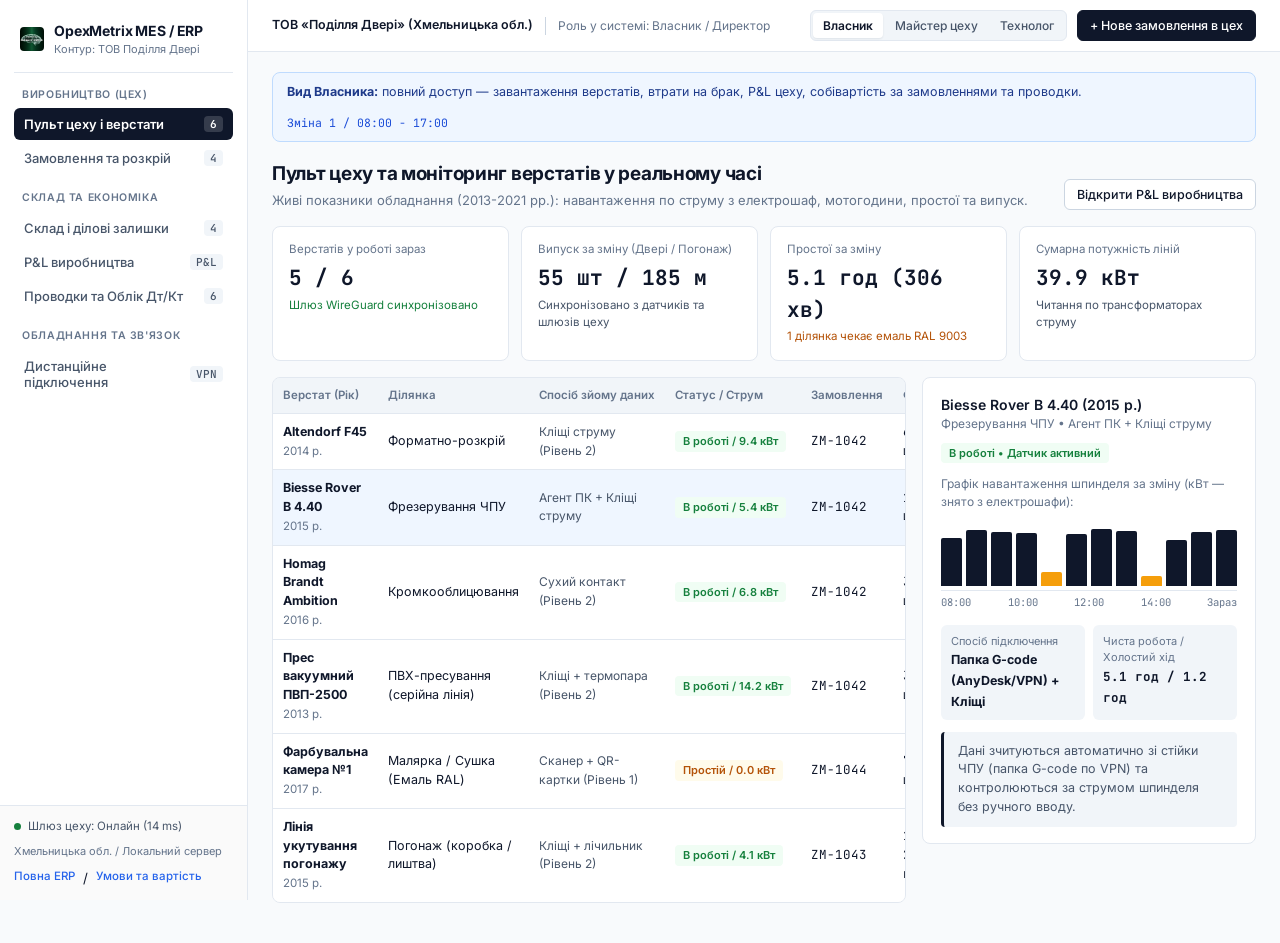
<file: how-it-works.html>
<!DOCTYPE html>
<html lang="uk">
<head>
<meta charset="UTF-8" />
<meta name="viewport" content="width=device-width, initial-scale=1.0" />
<title>OpexMetrix MES / ERP — Виробничий контур (Дверне виробництво)</title>
<link rel="icon" type="image/png" href="./opex-logo.png" />
<link rel="preconnect" href="https://fonts.googleapis.com" />
<link rel="preconnect" href="https://fonts.gstatic.com" crossorigin />
<link href="https://fonts.googleapis.com/css2?family=Inter:wght@400;500;600;700&family=JetBrains+Mono:wght@400;500;600&display=swap" rel="stylesheet" />
<style>
:root {
  --bg: #F8FAFC;
  --surface: #FFFFFF;
  --subtle: #F1F5F9;
  --ink: #0F172A;
  --ink2: #475569;
  --muted: #64748B;
  --line: #E2E8F0;
  --line2: #CBD5E1;
  --blue: #2563EB;
  --blue-soft: #EFF6FF;
  --ok: #15803D;
  --ok-soft: #F0FDF4;
  --warn: #B45309;
  --warn-soft: #FFFBEB;
  --bad: #B91C1C;
  --bad-soft: #FEF2F2;
  --sans: 'Inter', -apple-system, BlinkMacSystemFont, 'Segoe UI', Roboto, sans-serif;
  --mono: 'JetBrains Mono', monospace;
}
* { box-sizing: border-box; margin: 0; padding: 0; }
html, body { height: 100%; }
body {
  font-family: var(--sans);
  background: var(--bg);
  color: var(--ink);
  font-size: 13.5px;
  line-height: 1.5;
  -webkit-font-smoothing: antialiased;
}
.mono { font-family: var(--mono); font-variant-numeric: tabular-nums; }

/* App Shell Layout */
.app {
  display: grid;
  grid-template-columns: 248px 1fr;
  min-height: 100vh;
}

/* Sidebar */
.sidebar {
  background: var(--surface);
  border-right: 1px solid var(--line);
  display: flex;
  flex-direction: column;
  justify-content: space-between;
  position: sticky;
  top: 0;
  height: 100vh;
  overflow-y: auto;
}
.sb-top { padding: 16px 14px; }
.brand {
  display: flex;
  align-items: center;
  gap: 10px;
  padding: 4px 6px 14px;
  border-bottom: 1px solid var(--line);
  margin-bottom: 14px;
  text-decoration: none;
  color: var(--ink);
}
.brand img { width: 24px; height: 24px; border-radius: 4px; }
.brand-txt b { display: block; font-size: 14px; font-weight: 700; letter-spacing: -0.01em; }
.brand-txt span { display: block; font-size: 11px; color: var(--muted); }

.nav-group { margin-bottom: 16px; }
.nav-label {
  font-size: 10.5px;
  font-weight: 600;
  text-transform: uppercase;
  letter-spacing: 0.06em;
  color: var(--muted);
  padding: 0 8px 6px;
}
.nav-btn {
  width: 100%;
  display: flex;
  align-items: center;
  justify-content: space-between;
  gap: 8px;
  padding: 8px 10px;
  border: none;
  border-radius: 6px;
  background: transparent;
  color: var(--ink2);
  font: 500 13px var(--sans);
  cursor: pointer;
  text-align: left;
  margin-bottom: 2px;
}
.nav-btn:hover { background: var(--subtle); color: var(--ink); }
.nav-btn.active {
  background: var(--ink);
  color: #FFFFFF;
  font-weight: 600;
}
.nav-count {
  font-family: var(--mono);
  font-size: 11px;
  padding: 1px 6px;
  border-radius: 4px;
  background: var(--subtle);
  color: var(--ink2);
}
.nav-btn.active .nav-count {
  background: rgba(255,255,255,0.16);
  color: #FFFFFF;
}

.sb-foot {
  border-top: 1px solid var(--line);
  padding: 12px 14px;
  display: flex;
  flex-direction: column;
  gap: 8px;
  background: #FAFAFA;
}
.gw-status {
  font-size: 11.5px;
  color: var(--ink2);
  display: flex;
  align-items: center;
  gap: 7px;
}
.dot { width: 7px; height: 7px; border-radius: 50%; background: var(--ok); flex-shrink: 0; }
.dot.warn { background: var(--warn); }
.dot.bad { background: var(--bad); }
.dot.muted { background: var(--muted); }
.sb-links {
  display: flex;
  gap: 8px;
  flex-wrap: wrap;
}
.sb-links a {
  font-size: 11.5px;
  color: var(--blue);
  text-decoration: none;
  font-weight: 500;
}
.sb-links a:hover { text-decoration: underline; }

/* Main Workspace */
.main {
  display: flex;
  flex-direction: column;
  min-width: 0;
}
.topbar {
  background: var(--surface);
  border-bottom: 1px solid var(--line);
  padding: 10px 24px;
  display: flex;
  justify-content: space-between;
  align-items: center;
  gap: 12px;
  flex-wrap: wrap;
  position: sticky;
  top: 0;
  z-index: 20;
}
.tb-left { display: flex; align-items: center; gap: 12px; flex-wrap: wrap; }
.plant-pill {
  font-size: 12.5px;
  font-weight: 600;
  color: var(--ink);
}
.plant-sub {
  font-size: 12px;
  color: var(--muted);
  border-left: 1px solid var(--line2);
  padding-left: 12px;
}
.tb-right { display: flex; align-items: center; gap: 10px; flex-wrap: wrap; }

.role-switch {
  display: inline-flex;
  background: var(--subtle);
  border: 1px solid var(--line);
  border-radius: 6px;
  padding: 2px;
  gap: 2px;
  flex-wrap: wrap;
}
.role-switch button {
  border: none;
  background: transparent;
  padding: 5px 10px;
  border-radius: 4px;
  font: 500 12px var(--sans);
  color: var(--ink2);
  cursor: pointer;
}
.role-switch button.active {
  background: var(--surface);
  color: var(--ink);
  font-weight: 600;
  box-shadow: 0 1px 2px rgba(15,23,42,0.08);
}

.btn {
  border: 1px solid var(--line2);
  background: var(--surface);
  color: var(--ink);
  border-radius: 6px;
  padding: 7px 12px;
  font: 500 12.5px var(--sans);
  cursor: pointer;
  display: inline-flex;
  align-items: center;
  gap: 6px;
}
.btn:hover:not(:disabled) { background: var(--subtle); }
.btn.primary {
  background: var(--ink);
  color: #FFFFFF;
  border-color: var(--ink);
}
.btn.primary:hover:not(:disabled) { background: #1E293B; }
.btn.blue {
  background: var(--blue);
  color: #FFFFFF;
  border-color: var(--blue);
}
.btn.blue:hover:not(:disabled) { background: #1D4ED8; }
.btn:disabled { opacity: 0.35; cursor: not-allowed; }

.content {
  padding: 20px 24px 40px;
  display: flex;
  flex-direction: column;
  gap: 18px;
}
.view { display: none; flex-direction: column; gap: 16px; }
.view.active { display: flex; }

.view-head {
  display: flex;
  justify-content: space-between;
  align-items: flex-end;
  gap: 12px;
  flex-wrap: wrap;
}
.view-head h1 { font-size: 19px; font-weight: 700; letter-spacing: -0.015em; }
.view-head p { font-size: 13px; color: var(--muted); margin-top: 2px; }

/* Role Banner */
.role-banner {
  background: var(--blue-soft);
  border: 1px solid #BFDBFE;
  border-radius: 8px;
  padding: 10px 14px;
  font-size: 12.5px;
  color: #1E3A8A;
  display: flex;
  justify-content: space-between;
  align-items: center;
  gap: 12px;
  flex-wrap: wrap;
}

/* KPI Grid */
.kpis {
  display: grid;
  grid-template-columns: repeat(4, 1fr);
  gap: 12px;
}
.kpi {
  background: var(--surface);
  border: 1px solid var(--line);
  border-radius: 8px;
  padding: 14px 16px;
}
.kpi small { display: block; font-size: 11.5px; color: var(--muted); }
.kpi b { display: block; font-size: 21px; font-weight: 700; font-family: var(--mono); margin-top: 4px; }
.kpi .sub { display: block; font-size: 11.5px; color: var(--ink2); margin-top: 3px; }
.kpi .sub.ok { color: var(--ok); }
.kpi .sub.warn { color: var(--warn); }
.kpi .sub.bad { color: var(--bad); }

/* Cards & Grids */
.grid-2 { display: grid; grid-template-columns: 1fr 1fr; gap: 16px; }
.grid-3 { display: grid; grid-template-columns: repeat(3, 1fr); gap: 14px; }
.grid-split { display: grid; grid-template-columns: minmax(0, 1.9fr) minmax(320px, 1fr); gap: 16px; align-items: start; }

.card {
  background: var(--surface);
  border: 1px solid var(--line);
  border-radius: 8px;
  padding: 16px 18px;
}
.card-head {
  display: flex;
  justify-content: space-between;
  align-items: center;
  gap: 10px;
  margin-bottom: 12px;
  flex-wrap: wrap;
}
.card-title { font-size: 14px; font-weight: 600; }
.card-sub { font-size: 12px; color: var(--muted); }

/* Tables */
.table-wrap {
  background: var(--surface);
  border: 1px solid var(--line);
  border-radius: 8px;
  overflow-x: auto;
}
table { width: 100%; border-collapse: collapse; font-size: 12.5px; }
th, td {
  text-align: left;
  padding: 9px 10px;
  border-bottom: 1px solid var(--line);
  vertical-align: middle;
}
th {
  background: var(--subtle);
  font-size: 11.5px;
  font-weight: 600;
  color: var(--muted);
  white-space: nowrap;
}
tr:last-child td { border-bottom: none; }
tbody tr.clickable { cursor: pointer; }
tbody tr.clickable:hover { background: #F8FAFF; }
tbody tr.selected { background: var(--blue-soft); }

.badge {
  display: inline-flex;
  align-items: center;
  gap: 5px;
  font-size: 11px;
  font-weight: 600;
  padding: 2px 8px;
  border-radius: 4px;
  background: var(--subtle);
  color: var(--ink2);
  white-space: nowrap;
}
.badge.ok { background: var(--ok-soft); color: var(--ok); }
.badge.warn { background: var(--warn-soft); color: var(--warn); }
.badge.bad { background: var(--bad-soft); color: var(--bad); }
.badge.blue { background: var(--blue-soft); color: var(--blue); }

/* Telemetry Load Bars */
.pulse-bars {
  display: flex;
  align-items: flex-end;
  gap: 4px;
  height: 76px;
  padding: 8px 0 4px;
  border-bottom: 1px solid var(--line);
}
.pulse-col {
  flex: 1;
  display: flex;
  flex-direction: column;
  align-items: center;
  justify-content: flex-end;
  height: 100%;
}
.pulse-bar {
  width: 100%;
  border-radius: 2px 2px 0 0;
  background: var(--ink);
  min-height: 3px;
}
.pulse-bar.idle { background: #E2E8F0; }
.pulse-bar.low { background: #F59E0B; }
.pulse-times {
  display: flex;
  justify-content: space-between;
  font-family: var(--mono);
  font-size: 10.5px;
  color: var(--muted);
  margin-top: 4px;
}

/* Operator Terminal Shell */
.op-grid {
  display: grid;
  grid-template-columns: 440px 1fr;
  gap: 16px;
  align-items: start;
}
.terminal-frame {
  background: #0F172A;
  border-radius: 14px;
  padding: 12px;
}
.terminal-screen {
  background: #FFFFFF;
  border-radius: 8px;
  padding: 16px;
  display: flex;
  flex-direction: column;
  gap: 12px;
  min-height: 520px;
}
.term-top {
  display: flex;
  justify-content: space-between;
  align-items: center;
  font-size: 12px;
  color: var(--muted);
  border-bottom: 1px solid var(--line);
  padding-bottom: 8px;
}
.term-select {
  width: 100%;
  padding: 8px 10px;
  border: 1px solid var(--line2);
  border-radius: 6px;
  font: 500 13px var(--sans);
  color: var(--ink);
  background: var(--surface);
}
.term-meta {
  display: grid;
  grid-template-columns: 1fr 1fr;
  gap: 8px;
}
.term-meta div {
  background: var(--subtle);
  border-radius: 6px;
  padding: 8px 10px;
  font-size: 11.5px;
  color: var(--muted);
}
.term-meta b { display: block; color: var(--ink); font-size: 14px; margin-top: 2px; }
.term-sensor {
  display: flex;
  justify-content: space-between;
  align-items: center;
  padding: 8px 10px;
  border-radius: 6px;
  background: var(--subtle);
  border: 1px solid var(--line);
  font-size: 12px;
}
.term-state {
  padding: 9px 12px;
  border-radius: 6px;
  font-size: 13px;
  font-weight: 600;
  background: var(--subtle);
  color: var(--ink2);
}
.term-state.run { background: var(--ok-soft); color: var(--ok); }
.term-state.stop { background: var(--warn-soft); color: var(--warn); }

.reason-drawer {
  display: none;
  background: var(--subtle);
  border: 1px solid var(--line2);
  border-radius: 6px;
  padding: 10px;
}
.reason-drawer.open { display: block; }
.reason-drawer small { display: block; font-size: 11.5px; font-weight: 600; margin-bottom: 6px; }
.reason-grid { display: grid; grid-template-columns: 1fr 1fr; gap: 6px; }
.reason-opt {
  border: 1px solid var(--line2);
  background: #FFFFFF;
  border-radius: 5px;
  padding: 7px 8px;
  font: 500 12px var(--sans);
  color: var(--ink);
  cursor: pointer;
  text-align: left;
}
.reason-opt:hover { border-color: var(--blue); background: var(--blue-soft); }

.term-actions { display: grid; grid-template-columns: 1fr 1fr; gap: 8px; margin-top: auto; }
.term-actions .btn { padding: 14px 10px; font-size: 13.5px; font-weight: 600; justify-content: center; }

.qr-deck {
  display: grid;
  grid-template-columns: repeat(4, 1fr);
  gap: 8px;
  margin-top: 8px;
}
.qr-action-btn {
  border: 1px dashed var(--line2);
  border-radius: 6px;
  padding: 10px 6px;
  background: var(--bg);
  text-align: center;
  cursor: pointer;
  font: 600 11.5px var(--sans);
  color: var(--ink);
}
.qr-action-btn:hover:not(:disabled) { border-color: var(--blue); background: var(--blue-soft); }
.qr-action-btn:disabled { opacity: 0.4; cursor: not-allowed; }
.qr-action-btn span { display: block; font-family: var(--mono); font-size: 10px; color: var(--muted); margin-bottom: 3px; }

.feed-row {
  display: grid;
  grid-template-columns: 58px 1fr;
  gap: 10px;
  padding: 8px 0;
  border-bottom: 1px solid var(--line);
  font-size: 12.5px;
}
.feed-row:last-child { border-bottom: none; }

/* Progress Bar */
.bar-bg {
  width: 100%;
  height: 6px;
  background: var(--subtle);
  border-radius: 3px;
  overflow: hidden;
  margin-top: 6px;
}
.bar-fill { height: 100%; background: var(--ink); }
.bar-fill.ok { background: var(--ok); }
.bar-fill.warn { background: var(--warn); }
.bar-fill.bad { background: var(--bad); }

/* Modal */
.modal-backdrop {
  position: fixed;
  inset: 0;
  background: rgba(15,23,42,0.45);
  display: none;
  align-items: center;
  justify-content: center;
  z-index: 100;
  padding: 16px;
}
.modal-backdrop.open { display: flex; }
.modal {
  background: var(--surface);
  border: 1px solid var(--line);
  border-radius: 10px;
  width: 100%;
  max-width: 520px;
  padding: 20px;
  display: flex;
  flex-direction: column;
  gap: 14px;
}
.modal h2 { font-size: 16px; font-weight: 700; }
.form-row { display: flex; flex-direction: column; gap: 5px; }
.form-row label { font-size: 12px; font-weight: 600; color: var(--ink2); }
.form-row input, .form-row select {
  padding: 8px 10px;
  border: 1px solid var(--line2);
  border-radius: 6px;
  font: 500 13px var(--sans);
  color: var(--ink);
}

.xml-box {
  background: #0F172A;
  color: #E2E8F0;
  font-family: var(--mono);
  font-size: 11.5px;
  padding: 14px;
  border-radius: 6px;
  overflow-x: auto;
  white-space: pre;
  line-height: 1.5;
}

.note-box {
  background: var(--subtle);
  border-left: 3px solid var(--ink);
  padding: 10px 14px;
  border-radius: 4px;
  font-size: 12.5px;
  color: var(--ink2);
}
.note-box strong { color: var(--ink); }

@media (max-width: 1024px) {
  .app { grid-template-columns: 1fr; }
  .sidebar { position: static; height: auto; border-right: none; border-bottom: 1px solid var(--line); }
  .op-grid, .grid-split, .grid-2, .grid-3, .kpis { grid-template-columns: 1fr; }
}
@media (max-width: 600px) {
  .qr-deck { grid-template-columns: 1fr 1fr; }
}
</style>
</head>
<body>

<div class="app">

  <!-- LEFT SIDEBAR -->
  <aside class="sidebar">
    <div class="sb-top">
      <a href="./index.html" class="brand">
        <img src="./opex-logo.png" alt="OpexMetrix" />
        <div class="brand-txt">
          <b>OpexMetrix MES / ERP</b>
          <span>Контур: ТОВ Поділля Двері</span>
        </div>
      </a>

      <div class="nav-group">
        <div class="nav-label">Виробництво (Цех)</div>
        <button type="button" class="nav-btn active" data-view="machines">
          <span>Пульт цеху і верстати</span>
          <span class="nav-count" id="cnt-machines">6</span>
        </button>
        <button type="button" class="nav-btn" data-view="orders">
          <span>Замовлення та розкрій</span>
          <span class="nav-count" id="cnt-orders">4</span>
        </button>
      </div>

      <div class="nav-group">
        <div class="nav-label">Склад та Економіка</div>
        <button type="button" class="nav-btn" data-view="warehouse">
          <span>Склад і ділові залишки</span>
          <span class="nav-count" id="cnt-remnants">4</span>
        </button>
        <button type="button" class="nav-btn" data-view="analytics">
          <span>P&amp;L виробництва</span>
          <span class="nav-count">P&amp;L</span>
        </button>
        <button type="button" class="nav-btn" data-view="accounting">
          <span>Проводки та Облік Дт/Кт</span>
          <span class="nav-count" id="cnt-ledger">6</span>
        </button>
      </div>

      <div class="nav-group">
        <div class="nav-label">Обладнання та зв'язок</div>
        <button type="button" class="nav-btn" data-view="remote">
          <span>Дистанційне підключення</span>
          <span class="nav-count">VPN</span>
        </button>
      </div>
    </div>

    <div class="sb-foot">
      <div class="gw-status">
        <span class="dot" id="gw-dot"></span>
        <span>Шлюз цеху: Онлайн (14 ms)</span>
      </div>
      <div style="font-size:11px; color:var(--muted);">Хмельницька обл. / Локальний сервер</div>
      <div class="sb-links">
        <a href="./index.html">Повна ERP</a>
        <span>/</span>
        <a href="./pitch.html">Умови та вартість</a>
      </div>
    </div>
  </aside>

  <!-- MAIN WORKSPACE -->
  <div class="main">
    <header class="topbar">
      <div class="tb-left">
        <span class="plant-pill">ТОВ «Поділля Двері» (Хмельницька обл.)</span>
        <span class="plant-sub" id="active-role-label">Роль у системі: Власник / Директор</span>
      </div>
      <div class="tb-right">
        <div class="role-switch" id="role-switch" title="Перемикає інтерфейс під конкретну посаду на заводі">
          <button type="button" class="active" data-persona="owner">Власник</button>
          <button type="button" data-persona="master">Майстер цеху</button>
          <button type="button" data-persona="tech">Технолог</button>
        </div>
        <button type="button" class="btn primary" id="btn-open-new-order">+ Нове замовлення в цех</button>
      </div>
    </header>

    <div class="content">
      <div class="role-banner" id="role-banner">
        <span id="role-banner-text"><strong>Вид Власника:</strong> повний доступ — завантаження верстатів, втрати на брак, P&amp;L цеху, собівартість за замовленнями та проводки.</span>
        <span class="mono" style="font-size:11.5px; color:#1D4ED8;" id="live-clock-bar">Зміна 1 / 08:00 - 17:00</span>
      </div>

      <!-- VIEW 1: MACHINES & FLOOR MONITOR -->
      <section class="view active" id="view-machines">
        <div class="view-head">
          <div>
            <h1>Пульт цеху та моніторинг верстатів у реальному часі</h1>
            <p>Живі показники обладнання (2013-2021 рр.): навантаження по струму з електрошаф, мотогодини, простої та випуск.</p>
          </div>
          <button type="button" class="btn" id="btn-go-analytics">Відкрити P&amp;L виробництва</button>
        </div>

        <div class="kpis">
          <div class="kpi"><small>Верстатів у роботі зараз</small><b id="kpi-mach-run">5 / 6</b><span class="sub ok">Шлюз WireGuard синхронізовано</span></div>
          <div class="kpi"><small>Випуск за зміну (Двері / Погонаж)</small><b id="kpi-shift-out">148 шт / 185 м</b><span class="sub">Синхронізовано з датчиків та шлюзів цеху</span></div>
          <div class="kpi"><small>Простої за зміну</small><b id="kpi-mach-idle">47 хв</b><span class="sub warn" id="kpi-idle-reason">1 ділянка чекає емаль RAL 9003</span></div>
          <div class="kpi"><small>Сумарна потужність ліній</small><b id="kpi-kw-total">34.5 кВт</b><span class="sub">Читання по трансформаторах струму</span></div>
        </div>

        <div class="grid-split">
          <div class="table-wrap">
            <table>
              <thead>
                <tr>
                  <th>Верстат (Рік)</th>
                  <th>Ділянка</th>
                  <th>Спосіб зйому даних</th>
                  <th>Статус / Струм</th>
                  <th>Замовлення</th>
                  <th>Факт / План</th>
                </tr>
              </thead>
              <tbody id="machines-tbody"></tbody>
            </table>
          </div>

          <div class="card" id="machine-detail-card">
            <div class="card-head">
              <div>
                <div class="card-title" id="md-name">Biesse Rover B 4.40 (2015 р.)</div>
                <div class="card-sub" id="md-sub">Ділянка фрезерування ЧПУ • Стійка Windows 7 + Шлюз струму</div>
              </div>
              <span class="badge" id="md-badge">Очікує запуску</span>
            </div>

            <div style="font-size:12px; color:var(--muted); margin-bottom:4px;">Графік навантаження шпинделя за зміну (кВт — знято з електрошафи):</div>
            <div class="pulse-bars" id="md-bars"></div>
            <div class="pulse-times"><span>08:00</span><span>10:00</span><span>12:00</span><span>14:00</span><span>Зараз</span></div>

            <div style="margin-top:14px; display:grid; grid-template-columns:1fr 1fr; gap:8px;">
              <div style="background:var(--subtle); padding:8px 10px; border-radius:6px;">
                <small style="font-size:11px; color:var(--muted); display:block;">Спосіб підключення</small>
                <b style="font-size:12.5px;" id="md-conn">Папка G-code (VPN) + Кліщі струму</b>
              </div>
              <div style="background:var(--subtle); padding:8px 10px; border-radius:6px;">
                <small style="font-size:11px; color:var(--muted); display:block;">Чиста робота / Холостий хід</small>
                <b class="mono" style="font-size:12.5px;" id="md-hours">6.1 год / 0.8 год</b>
              </div>
            </div>

            <div class="note-box" style="margin-top:12px;" id="md-note">
              Система автоматично бачить за падінням струму нижче 0.5 кВт, коли шпиндель реально зупинився, та фіксує простій без ручного втручання.
            </div>
          </div>
        </div>
      </section>

      <!-- VIEW 3: ORDERS & BOM -->
      <section class="view" id="view-orders">
        <div class="view-head">
          <div>
            <h1>Виробничі замовлення, техкарти (BOM) та імпорт розкрою</h1>
            <p>Замовлення діляться за типами (Серійні полотна МДФ, Погонаж, Нестандарт / Емаль) для точного обліку витрат у P&amp;L.</p>
          </div>
          <div style="display:flex; gap:8px; flex-wrap:wrap;">
            <button type="button" class="btn" id="btn-import-giblab">Імпортувати карту розкрою (GibLab / Bazis CSV)</button>
            <button type="button" class="btn primary" id="btn-open-new-order-2">+ Додати замовлення</button>
          </div>
        </div>

        <div class="grid-split">
          <div class="table-wrap">
            <table>
              <thead>
                <tr>
                  <th>Номер</th>
                  <th>Виріб</th>
                  <th>Категорія</th>
                  <th>План / Факт</th>
                  <th>Виручка</th>
                  <th>Статус</th>
                </tr>
              </thead>
              <tbody id="orders-tbody"></tbody>
            </table>
          </div>

          <div class="card">
            <div class="card-head">
              <div>
                <div class="card-title" id="ord-bom-title">Техкарта замовлення ЗМ-1042</div>
                <div class="card-sub" id="ord-bom-sub">Матеріали резервуються на складі до запуску в цех</div>
              </div>
              <span class="badge ok">Резерв підтверджено</span>
            </div>
            <div class="table-wrap">
              <table>
                <thead>
                  <tr>
                    <th>Сировина / Вузол</th>
                    <th>Норма/од.</th>
                    <th>Потреба</th>
                    <th>Ціна у партії</th>
                  </tr>
                </thead>
                <tbody id="ord-bom-tbody"></tbody>
              </table>
            </div>
            <div class="note-box" style="margin-top:12px;" id="ord-bom-note"></div>
          </div>
        </div>
      </section>

      <!-- VIEW 4: WAREHOUSE & REMNANTS -->
      <section class="view" id="view-warehouse">
        <div class="view-head">
          <div>
            <h1>Склад матеріалів та Банк ділового залишку (обрізки)</h1>
            <p>Списання відбувається автоматично по факту випуску деталей за QR-скануванням та техкартою (BOM). Кожен великий обрізок повертається на стелаж із точними розмірами.</p>
          </div>
        </div>

        <div class="card">
          <div class="card-head">
            <div class="card-title">Основна сировина та фурнітура (Рахунок 201)</div>
            <span class="card-sub">Залишки зменшуються автоматично при скануванні QR/штрихкодів та закритті нарядів цеху</span>
          </div>
          <div class="table-wrap">
            <table>
              <thead>
                <tr>
                  <th>Найменування</th>
                  <th>Партія / Постачальник</th>
                  <th>Фізичний залишок</th>
                  <th>Резерв під цех</th>
                  <th>Вільний залишок</th>
                  <th>Середня ціна</th>
                </tr>
              </thead>
              <tbody id="wh-tbody"></tbody>
            </table>
          </div>
        </div>

        <div class="card">
          <div class="card-head">
            <div class="card-title">Банк ділового обрізка (Щоб не різати нові цілі листи на добір і лиштву)</div>
            <span class="badge blue">Облік у м² та пог.м</span>
          </div>
          <div class="table-wrap">
            <table>
              <thead>
                <tr>
                  <th>Штрихкод залишку</th>
                  <th>Матеріал</th>
                  <th>Точний розмір (мм)</th>
                  <th>Кількість листів/відрізків</th>
                  <th>З якого замовлення залишилось</th>
                  <th>Придатний для</th>
                </tr>
              </thead>
              <tbody id="remnants-tbody"></tbody>
            </table>
          </div>
        </div>
      </section>

      <!-- VIEW 5: PRODUCTION P&L & UNIT ECONOMICS -->
      <section class="view" id="view-analytics">
        <div class="view-head">
          <div>
            <h1>Звіт P&amp;L виробництва (Прибутки та збитки цеху)</h1>
            <p>Автоматичний розрахунок за фактом випуску, списання матеріалів та браку. Ручне коригування цехових OPEX доступне Власнику.</p>
          </div>
          <span class="badge ok">P&amp;L у реальному часі</span>
        </div>

        <div class="card">
          <div class="card-head">
            <div>
              <div class="card-title">Зведений звіт P&amp;L по цеху (Виручка, Собівартість, Брак, OPEX, Чистий прибуток)</div>
              <div class="card-sub">Оновлюється автоматично з датчиків верстатів, шлюзів цеху та QR-складу; постійні витрати цеху (OPEX) регулюються вручну Власником</div>
            </div>
          </div>
          <div class="table-wrap">
            <table>
              <thead>
                <tr>
                  <th>Стаття P&amp;L цеху</th>
                  <th>Джерело / Рахунок</th>
                  <th style="text-align:right;">Сума (₴)</th>
                  <th style="text-align:right;">Частка від виручки</th>
                </tr>
              </thead>
              <tbody id="mes-pnl-tbody"></tbody>
            </table>
          </div>
        </div>

        <div class="grid-3" id="an-cards"></div>

        <div class="card">
          <div class="card-head">
            <div>
              <div class="card-title">Маржинальність по групах виробів (План техкарти vs Факт з цеху)</div>
              <div class="card-sub">Розбивка P&amp;L між серійними полотнами, погонажем та нестандартними замовленнями</div>
            </div>
          </div>
          <div class="table-wrap">
            <table>
              <thead>
                <tr>
                  <th>Напрям виробництва</th>
                  <th>Одиниця обліку</th>
                  <th>Випуск (Факт)</th>
                  <th>Час переналагоджень</th>
                  <th>Факт. брак</th>
                  <th>План маржі</th>
                  <th>Факт маржі (Чиста)</th>
                  <th>Результат</th>
                </tr>
              </thead>
              <tbody id="an-tbody"></tbody>
            </table>
          </div>
        </div>

        <div class="card">
          <div class="card-head">
            <div>
              <div class="card-title">Юніт-економіка P&amp;L по кожному замовленню</div>
              <div class="card-sub">Кожен зафіксований брак або простій одразу зменшує фактичний прибуток відповідного замовлення</div>
            </div>
          </div>
          <div class="table-wrap">
            <table>
              <thead>
                <tr>
                  <th>Замовлення</th>
                  <th>Група</th>
                  <th>Виручка</th>
                  <th>План собівартості</th>
                  <th>Перевитрата / Брак / Простій</th>
                  <th>Факт собівартості</th>
                  <th>Факт. чистий прибуток</th>
                </tr>
              </thead>
              <tbody id="an-orders-tbody"></tbody>
            </table>
          </div>
        </div>
      </section>

      <!-- VIEW 6: ACCOUNTING & DOUBLE ENTRY LEDGER -->
      <section class="view" id="view-accounting">
        <div class="view-head">
          <div>
            <h1>Автоматичні проводки (Дт/Кт) та Дзеркальний реєстр Excel / ДПС</h1>
            <p>Бухгалтер не перебиває цехові наряди вручну. Всі списання та випуски автоматично формують подвійний запис.</p>
          </div>
          <button type="button" class="btn primary" id="btn-gen-xml">Сформувати XML-пакет обліку (ДПС / Excel)</button>
        </div>

        <div class="table-wrap">
          <table>
            <thead>
              <tr>
                <th>Час</th>
                <th>Підстава (Подія цеху)</th>
                <th>Дт</th>
                <th>Кт</th>
                <th>Сума, ₴</th>
                <th>Коментар</th>
              </tr>
            </thead>
            <tbody id="ledger-tbody"></tbody>
          </table>
        </div>

        <div class="card" id="xml-preview-card" style="display:none;">
          <div class="card-head">
            <div class="card-title">Сформований пакет XML (Стандартизований реєстр проводок Дт/Кт)</div>
            <span class="badge ok">Готово для Главбуха</span>
          </div>
          <div class="xml-box" id="xml-box"></div>
        </div>
      </section>

      <!-- VIEW 7: REMOTE DEPLOYMENT (KHMELNYTSKYI / OLD MACHINES) -->
      <section class="view" id="view-remote">
        <div class="view-head">
          <div>
            <h1>Дистанційне підключення старих верстатів (Без виїзду на об'єкт)</h1>
            <p>Регламент запуску виробництва у Хмельницькій або будь-якій іншій області: поєднання поштової доставки налаштованих шлюзів і віддаленого доступу.</p>
          </div>
          <button type="button" class="btn blue" id="btn-ping-gw">Перевірити зв'язок зі шлюзом Хмельницький</button>
        </div>

        <div id="ping-result" class="note-box" style="display:none;"></div>

        <div class="grid-3">
          <div class="card">
            <span class="badge warn">Старі верстати 2010-2016 рр.</span>
            <h3 style="font-size:15px; margin:8px 0 6px;">1. Комплект «Шлюз + Кліщі струму» Новою Поштою</h3>
            <p style="font-size:13px; color:var(--ink2);">Якщо верстату 10+ років (форматник Altendorf, прес, кромка, укутування) і в ньому немає Wi-Fi чи відкритого інтерфейсу:</p>
            <ul style="margin:8px 0 0 18px; font-size:12.5px; color:var(--ink2); display:flex; flex-direction:column; gap:5px;">
              <li>Ми вдома збираємо й прошиваємо компактний промисловий шлюз Modbus/LAN та відправляємо вам Новою Поштою (бюджет заліза ~4 000 грн).</li>
              <li>Ваш штатний електрик по нашій фото-схемі та відеодзвінку з інженером за 30 хв защіпає роз'ємні кліщі на фазу двигуна в електрошафі (кабель не ріжеться).</li>
              <li>Шлюз вмикається в роутер цеху — за хвилину ми в онлайні бачимо графіки роботи й простоїв старого верстата.</li>
            </ul>
          </div>

          <div class="card">
            <span class="badge blue">ЧПУ з ПК (Biesse, Homag, Syntec)</span>
            <h3 style="font-size:15px; margin:8px 0 6px;">2. Підключення через AnyDesk / VPN за 20 хвилин</h3>
            <p style="font-size:13px; color:var(--ink2);">Якщо біля ЧПУ вже стоїть стійка чи комп'ютер керування на Windows (навіть Windows XP / 7):</p>
            <ul style="margin:8px 0 0 18px; font-size:12.5px; color:var(--ink2); display:flex; flex-direction:column; gap:5px;">
              <li>Ваш адміністратор або майстер запускає AnyDesk / RustDesk на 15 хвилин.</li>
              <li>Наш інженер підключає в режимі «тільки читання» папку виконаних програм (G-code / CIX / BPP) або статистику циклів.</li>
              <li>В керування осями і програму верстата ми не ліземо, гарантія та налаштування не зачіпаються.</li>
            </ul>
          </div>

          <div class="card">
            <span class="badge ok">Ручні ділянки та запуск за 1 день</span>
            <h3 style="font-size:15px; margin:8px 0 6px;">3. QR-сканери та штрихкоди на ділянках</h3>
            <p style="font-size:13px; color:var(--ink2);">Для малярки, шліфування, збірки та складу виїзд інженера взагалі не потрібен:</p>
            <ul style="margin:8px 0 0 18px; font-size:12.5px; color:var(--ink2); display:flex; flex-direction:column; gap:5px;">
              <li>Підключається USB-сканер за 1 500 грн, друкуються на вашому принтері етикетки та заламіновані QR-картки замовлень.</li>
              <li>Комірник та майстер сканують штрихкод — списання сировини й випуск готової продукції автоматично падають у склад та облік.</li>
              <li>Запускається за один робочий день дистанційно з Києва.</li>
            </ul>
          </div>
        </div>

        <div class="card">
          <div class="card-head">
            <div class="card-title">Чеклист дистанційного запуску (Що потрібно від заводу в Хмельницькій обл. для старту)</div>
            <span class="card-sub">Оцінку даємо за 24 години безкоштовно</span>
          </div>
          <div class="table-wrap">
            <table>
              <thead>
                <tr>
                  <th>Крок</th>
                  <th>Що робить ваш завод на місці</th>
                  <th>Що робить команда OpexMetrix віддалено</th>
                  <th>Термін</th>
                </tr>
              </thead>
              <tbody>
                <tr>
                  <td class="k">Крок 1. Аудит парку</td>
                  <td>Фото шильдиків (табличок) основних 4-6 верстатів + фото всередині електрошафи та приклад 2 техкарт/розкрою.</td>
                  <td>Визначаємо, де потрібен датчик струму в шафу, а де достатньо читати папку G-code чи поставити QR-сканер.</td>
                  <td class="mono">1 день</td>
                </tr>
                <tr>
                  <td class="k">Крок 2. Поставка шлюзів</td>
                  <td>Отримуєте прошитий шлюз і датчики на Новій Пошті. Електрик за 30 хв підключає кліщі по відеозв'язку.</td>
                  <td>Попередньо налаштовуємо тунель WireGuard, перевіряємо перші імпульси струму по кожному верстату в онлайні.</td>
                  <td class="mono">2-3 дні</td>
                </tr>
                <tr>
                  <td class="k">Крок 3. База і пілот</td>
                  <td>Передаєте таблиці Excel з номенклатурою та техкартами (плити, фурнітура, емаль, моделі дверей).</td>
                  <td>Завантажуємо довідники, налаштовуємо P&amp;L за групами (Серійні полотна / Погонаж / Нестандарт) і запускаємо пілот.</td>
                  <td class="mono">10 днів</td>
                </tr>
              </tbody>
            </table>
          </div>
        </div>
      </section>

    </div>
  </div>
</div>

<!-- MODAL: NEW ORDER -->
<div class="modal-backdrop" id="modal-new-order">
  <div class="modal">
    <div style="display:flex; justify-content:space-between; align-items:center;">
      <h2>Створити нове виробниче замовлення</h2>
      <button type="button" class="btn" id="btn-close-modal">Закрити</button>
    </div>
    <div class="form-row">
      <label>Група виробу (для P&amp;L та техкарти BOM)</label>
      <select id="new-ord-cat">
        <option value="serial">Серійне щитове полотно МДФ (шт / м²)</option>
        <option value="pogonazh">Погонаж (Коробка + лиштва + добір, пог.м)</option>
        <option value="nonstd">Нестандарт / Фільонка / Емаль RAL (нормо-години)</option>
      </select>
    </div>
    <div class="form-row">
      <label>Назва моделі / партії</label>
      <input type="text" id="new-ord-title" value="Полотно ПВХ Софія 800х2000 (Білий мат)" />
    </div>
    <div style="display:grid; grid-template-columns:1fr 1fr; gap:10px;">
      <div class="form-row">
        <label>Кількість (шт або пог.м)</label>
        <input type="number" id="new-ord-qty" value="25" min="1" />
      </div>
      <div class="form-row">
        <label>Вартість замовлення, ₴</label>
        <input type="number" id="new-ord-rev" value="215000" min="1000" step="1000" />
      </div>
    </div>
    <button type="button" class="btn primary" id="btn-save-order">Запустити в цех і зарезервувати матеріал</button>
  </div>
</div>

<script>
(function () {
  var $ = function (id) { return document.getElementById(id); };
  function pad(n) { return (n < 10 ? '0' : '') + n; }
  function nowStr() { var d = new Date(); return pad(d.getHours()) + ':' + pad(d.getMinutes()); }
  function fmtUah(n) { return Math.round(n).toLocaleString('uk-UA') + ' ₴'; }

  var ROLES_INFO = {
    owner: {
      label: 'Роль у системі: Власник / Директор',
      banner: '<strong>Вид Власника:</strong> повний доступ — завантаження верстатів, P&amp;L виробництва (ручне коригування OPEX), втрати на брак і проводки.',
      defaultView: 'analytics'
    },
    master: {
      label: 'Роль у системі: Начальник цеху / Майстер зміни',
      banner: '<strong>Вид Майстра цеху:</strong> контроль черги по верстатах, миттєве реагування на простої (падіння струму або QR-сигнал), перерозподіл людей.',
      defaultView: 'machines'
    },
    tech: {
      label: 'Роль у системі: Технолог / Конструктор',
      banner: '<strong>Вид Технолога:</strong> завантаження карт розкрою з GibLab/Bazis, контроль списань за техкартою та видача ділових обрізків зі стелажу.',
      defaultView: 'orders'
    }
  };

  var state = {
    activeView: 'machines',
    persona: 'owner',
    selectedMachineId: 'biesse',
    selectedOrderId: 'ZM-1042',
    xmlShown: false,
    machines: [
      {
        id: 'altendorf', name: 'Altendorf F45', year: '2014 р.', area: 'Форматно-розкрій',
        connShort: 'Кліщі струму (Рівень 2)', connFull: 'Шлюз Modbus + роз\'ємні кліщі 3Ф',
        kw: 9.4, status: 'run', order: 'ZM-1042', plan: 60, done: 60, unit: 'шт',
        runH: 6.8, idleH: 0.4, bars: [85,92,90,40,88,94,91,89,0,90,92,95],
        note: 'Старий форматник без LAN: шлюз знімає струм з пускача пили та оприбутковує ділові обрізки по карті розкрою.'
      },
      {
        id: 'biesse', name: 'Biesse Rover B 4.40', year: '2015 р.', area: 'Фрезерування ЧПУ',
        connShort: 'Агент ПК + Кліщі струму', connFull: 'Папка G-code (AnyDesk/VPN) + Кліщі',
        kw: 5.4, status: 'run', order: 'ZM-1042', plan: 40, done: 18, unit: 'шт',
        runH: 5.1, idleH: 1.2, bars: [70,82,80,78,20,76,84,81,15,68,80,82],
        note: 'Дані зчитуються автоматично зі стійки ЧПУ (папка G-code по VPN) та контролюються за струмом шпинделя без ручного вводу.'
      },
      {
        id: 'homag', name: 'Homag Brandt Ambition', year: '2016 р.', area: 'Кромкооблицювання',
        connShort: 'Сухий контакт (Рівень 2)', connFull: 'Оптичний контакт RUN на клемі пускача',
        kw: 6.8, status: 'run', order: 'ZM-1042', plan: 40, done: 31, unit: 'шт',
        runH: 6.2, idleH: 0.7, bars: [65,68,72,70,74,69,0,71,73,68,70,72],
        note: 'Фіксує фактичну погонну швидкість подачі та нагрів клеєвої ванни без втручання в контролер Homag.'
      },
      {
        id: 'press', name: 'Прес вакуумний ПВП-2500', year: '2013 р.', area: 'ПВХ-пресування (серійна лінія)',
        connShort: 'Кліщі + термопара (Рівень 2)', connFull: 'Шлюз у шафі преса (насос + ТЕН)',
        kw: 14.2, status: 'run', order: 'ZM-1042', plan: 40, done: 34, unit: 'шт',
        runH: 7.1, idleH: 0.3, bars: [95,94,96,92,95,90,93,95,94,91,96,95],
        note: 'Рахує кількість циклів вакуумного обтиску і температуру столу — дані йдуть у пряму собівартість P&L.'
      },
      {
        id: 'paint', name: 'Фарбувальна камера №1', year: '2017 р.', area: 'Малярка / Сушка (Емаль RAL)',
        connShort: 'Сканер + QR-картки (Рівень 1)', connFull: 'Ручний USB-сканер + 4 ламіновані QR-картки',
        kw: 0.0, status: 'stop', order: 'ZM-1044', plan: 18, done: 7, unit: 'шт',
        runH: 3.4, idleH: 1.9, bars: [60,65,58,62,0,0,0,55,60,0,0,0],
        note: 'Працівник у респіраторі не чіпає екран. Відскановано картку простою: «Очікування емалі RAL 9003 зі складу».'
      },
      {
        id: 'wrap', name: 'Лінія укутування погонажу', year: '2015 р.', area: 'Погонаж (коробка / лиштва)',
        connShort: 'Кліщі + лічильник (Рівень 2)', connFull: 'Трансформатор струму + енкодер метражу',
        kw: 4.1, status: 'run', order: 'ZM-1043', plan: 260, done: 185, unit: 'пог.м',
        runH: 6.4, idleH: 0.6, bars: [55,58,60,57,62,59,61,15,58,60,62,59],
        note: 'Рахує погонні метри коробки й лиштви окремо від полотен (окрема група в P&L).'
      }
    ],
    orders: [
      {
        id: 'ZM-1042', title: 'Полотно щитове МДФ + ПВХ Софія 800 мм', cat: 'serial', catLabel: 'Серійні полотна (МДФ / ПВХ)',
        unit: 'шт', plan: 40, done: 18, scrap: 0, rev: 184000, planCost: 106800,
        unitMatCost: 1450, unitScrapPenalty: 1650, extraMat: 0, scrapLoss: 0, idleLoss: 0,
        setupMins: 10, matId: 'mdf16', matPerUnit: 0.74, status: 'В роботі (ЧПУ + Прес)',
        bom: [
          ['Плита МДФ шліфована 16 мм', '0.74 м²', '29.6 м²', '28 400 ₴'],
          ['Плівка ПВХ структурна (0.35 мм)', '2.10 м²', '84.0 м²', '18 900 ₴'],
          ['Каркас брус сосновий зрощений', '4.6 пог.м', '184 пог.м', '29 440 ₴'],
          ['Клей Jowat + наповнювач стільниковий', '1 компл.', '40 компл.', '30 060 ₴']
        ],
        note: 'Випуск іде в серійній закладці. При розкрої 6 листів МДФ 3 смуги по 2800x620 мм повернено на стелаж обрізків під замовлення ЗМ-1043.'
      },
      {
        id: 'ZM-1043', title: 'Комплект погонажу: коробка телескоп + лиштва + добір', cat: 'pogonazh', catLabel: 'Погонаж (коробка, лиштва, добір)',
        unit: 'пог.м', plan: 260, done: 185, scrap: 2, rev: 124800, planCost: 81900,
        unitMatCost: 195, unitScrapPenalty: 240, extraMat: 390, scrapLoss: 480, idleLoss: 0,
        setupMins: 28, matId: 'mdf10', matPerUnit: 0.22, status: 'Укутування ПВХ',
        bom: [
          ['МДФ 10 мм + смуги з ділового обрізка', '0.22 м²', '57.2 м² (65% з обрізка)', '31 200 ₴'],
          ['Плівка ПВХ Білий мат', '0.25 пог.м', '65.0 пог.м', '19 500 ₴'],
          ['Ущільнювач ТРЕ + клей-розплав PUR', '1.0 пог.м', '260 пог.м', '31 200 ₴']
        ],
        note: '65% заготовок на добір та лиштву взято не з нових цілих плит, а з Банку ділового обрізка (економія +14 200 ₴).'
      },
      {
        id: 'ZM-1044', title: 'Нестандарт: Полотно з глибокою фільонкою 2350 мм (Емаль RAL 9003)', cat: 'nonstd', catLabel: 'Нестандарт / Фільонка / Фарба',
        unit: 'шт', plan: 18, done: 7, scrap: 2, rev: 198000, planCost: 134000,
        unitMatCost: 3100, unitScrapPenalty: 4900, extraMat: 6200, scrapLoss: 9800, idleLoss: 6400,
        setupMins: 145, matId: 'ral9003', matPerUnit: 0.85, status: 'Простій у малярці (перевитрата)',
        bom: [
          ['Плита МДФ 22 мм висока 2440 мм', '1.95 м²', '35.1 м²', '46 800 ₴'],
          ['Ґрунт-ізолятор + Емаль поліуретанова RAL 9003', '0.85 кг', '15.3 кг (+18% перевитрата)', '38 400 ₴'],
          ['Приховані петлі Otlav + магн. замок AGB', '1 компл.', '18 компл.', '48 800 ₴']
        ],
        note: 'КРИТИЧНО ДЛЯ ВЛАСНИКА: через 2 переналагодження фрез (145 хв) та 2 перефарбування фактична маржа впала з 32.3% до 11.9%.'
      },
      {
        id: 'ZM-1045', title: 'Дверне полотно гладке під прихований короб 800х2000', cat: 'serial', catLabel: 'Серійні полотна (МДФ / ПВХ)',
        unit: 'шт', plan: 30, done: 30, scrap: 0, rev: 165000, planCost: 94500,
        unitMatCost: 1620, unitScrapPenalty: 1850, extraMat: 0, scrapLoss: 0, idleLoss: 0,
        setupMins: 6, matId: 'mdf16', matPerUnit: 0.78, status: 'На складі ГП',
        bom: [
          ['МДФ шліфована 16 мм + алюмінієвий торець', '0.78 м²', '23.4 м²', '54 200 ₴'],
          ['Стільниковий наповнювач посилений + брус', '1 компл.', '30 компл.', '40 300 ₴']
        ],
        note: 'Закрито вчора без жодного браку. Чиста маржа склала 42.7%.'
      }
    ],
    warehouse: [
      { id: 'mdf16', name: 'Плита МДФ шліфована 16 мм (2800x2070)', batch: 'Кроношпан #224', unit: 'м²', stock: 184.0, reserved: 29.6, price: 420 },
      { id: 'mdf10', name: 'Плита МДФ 10 мм (для погонажу/фільонки)', batch: 'Свисс Кроно #091', unit: 'м²', stock: 96.5, reserved: 20.0, price: 310 },
      { id: 'ral9003', name: 'Емаль поліуретанова + ґрунт RAL 9003', batch: 'Sayerlack #771', unit: 'кг', stock: 64.0, reserved: 15.3, price: 1180 },
      { id: 'pvc', name: 'Плівка ПВХ Білий мат / Дуб Софія (0.35 мм)', batch: 'Alfatherm #412', unit: 'м²', stock: 310.0, reserved: 84.0, price: 225 },
      { id: 'hw', name: 'Комплект фурнітури (петлі приховані + AGB)', batch: 'Італфурнітура #19', unit: 'компл.', stock: 88, reserved: 58, price: 1850 }
    ],
    remnants: [
      { code: 'REM-0814', mat: 'МДФ шліфована 16 мм', size: '2800 x 620 x 16', qty: 3, src: 'ЗМ-1042', target: 'Коробка / Добори' },
      { code: 'REM-0819', mat: 'МДФ 10 мм', size: '2100 x 440 x 10', qty: 7, src: 'ЗМ-1041', target: 'Лиштва 70 мм' },
      { code: 'REM-0822', mat: 'МДФ 22 мм', size: '2440 x 510 x 22', qty: 2, src: 'ЗМ-1044', target: 'Перемички коробки' },
      { code: 'REM-0825', mat: 'Брус сосновий зрощений', size: '1150 x 42 x 32', qty: 18, src: 'ЗМ-1042', target: 'Внутрішні закладні під замок' }
    ],
    ledger: [
      { t: '08:15', src: 'Розкрій Altendorf (ЗМ-1042)', dt: '231', kt: '201', sum: 28400, note: 'Списання 29.6 м² МДФ 16 мм на серійну партію полотен' },
      { t: '08:22', src: 'Повернення обрізка на стелаж', dt: '2019', kt: '231', sum: 2180, note: 'Оприбутковано 3 смуги REM-0814 (2800x620) в Банк залишку' },
      { t: '09:40', src: 'Укутування погонажу (ЗМ-1043)', dt: '231', kt: '2019', sum: 8900, note: 'Видано діловий залишок зі стелажу на добір/лиштву' },
      { t: '10:05', src: 'Списання браку в малярці (ЗМ-1044)', dt: '947', kt: '231', sum: 9800, note: '2 полотна RAL 9003 пішли на перефарбування (Скол торця)' },
      { t: '10:30', src: 'Випуск ГП (ЗМ-1045)', dt: '26', kt: '231', sum: 94500, note: 'Оприбутковано 30 полотен під прихований короб на склад ГП' },
      { t: '10:32', src: 'Нарахування відрядної оплати цеху', dt: '231', kt: '661', sum: 14200, note: 'Розрахунок бригади за закриту партію ЗМ-1045' }
    ],
    shopOpex: 48500
  };

  function getOrderById(id) {
    return state.orders.find(function (o) { return o.id === id; }) || state.orders[0];
  }

  function addLedgerRow(src, dt, kt, sum, note) {
    state.ledger.unshift({ t: nowStr(), src: src, dt: dt, kt: kt, sum: Math.round(sum), note: note });
  }

  function renderSidebarCounts() {
    $('cnt-machines').textContent = state.machines.length;
    $('cnt-orders').textContent = state.orders.length;
    $('cnt-remnants').textContent = state.remnants.length;
    $('cnt-ledger').textContent = state.ledger.length;
  }

  function renderMachines() {
    var tbody = $('machines-tbody');
    var runningCount = 0;
    var totalKw = 0;
    var totalIdleMins = 0;

    tbody.innerHTML = state.machines.map(function (m) {
      var ord = getOrderById(m.order);
      var stLabel = 'Очікує';
      var stCls = '';
      var curKw = m.kw;
      var curDone = m.done;
      var curPlan = m.plan;
      var curUnit = m.unit;

      if (m.status === 'run') { stLabel = 'В роботі / ' + m.kw.toFixed(1) + ' кВт'; stCls = 'ok'; }
      else if (m.status === 'stop') { stLabel = 'Простій / 0.0 кВт'; stCls = 'warn'; }

      if (m.status === 'run') runningCount++;
      totalKw += curKw;
      totalIdleMins += Math.round(m.idleH * 60);

      var sel = state.selectedMachineId === m.id ? ' selected' : '';
      return '<tr class="clickable' + sel + '" data-mach="' + m.id + '">' +
        '<td><strong>' + m.name + '</strong><br><span style="font-size:11.5px; color:var(--muted);">' + m.year + '</span></td>' +
        '<td>' + m.area + '</td>' +
        '<td><span style="font-size:12px; color:var(--ink2);">' + m.connShort + '</span></td>' +
        '<td><span class="badge ' + stCls + '">' + stLabel + '</span></td>' +
        '<td class="mono">' + ord.id + '</td>' +
        '<td class="mono">' + curDone + ' / ' + curPlan + ' ' + curUnit + '</td>' +
      '</tr>';
    }).join('');

    $('kpi-mach-run').textContent = runningCount + ' / ' + state.machines.length;
    $('kpi-kw-total').textContent = totalKw.toFixed(1) + ' кВт';
    $('kpi-mach-idle').textContent = (totalIdleMins / 60).toFixed(1) + ' год (' + totalIdleMins + ' хв)';

    var doorsDone = state.orders.filter(function (o) { return o.unit === 'шт'; }).reduce(function (s, o) { return s + o.done; }, 0);
    var pogDone = state.orders.filter(function (o) { return o.unit === 'пог.м'; }).reduce(function (s, o) { return s + o.done; }, 0);
    $('kpi-shift-out').textContent = doorsDone + ' шт / ' + pogDone + ' м';

    // Detail card
    var sm = state.machines.find(function (m) { return m.id === state.selectedMachineId; }) || state.machines[0];
    $('md-name').textContent = sm.name + ' (' + sm.year + ')';
    $('md-sub').textContent = sm.area + ' • ' + sm.connShort;
    $('md-conn').textContent = sm.connFull;
    $('md-hours').textContent = sm.runH.toFixed(1) + ' год / ' + sm.idleH.toFixed(1) + ' год';
    $('md-note').textContent = sm.note;

    var mb = $('md-badge');
    if (sm.status === 'run') { mb.className = 'badge ok'; mb.textContent = 'В роботі • Датчик активний'; }
    else if (sm.status === 'stop') { mb.className = 'badge warn'; mb.textContent = 'Простій зафіксовано'; }
    else { mb.className = 'badge'; mb.textContent = 'Очікує запуску'; }

    $('md-bars').innerHTML = sm.bars.map(function (v) {
      var cls = v === 0 ? 'idle' : (v < 30 ? 'low' : '');
      var h = Math.max(4, Math.round(v * 0.68));
      return '<div class="pulse-col"><div class="pulse-bar ' + cls + '" style="height:' + h + 'px"></div></div>';
    }).join('');
  }

  function renderOrders() {
    $('orders-tbody').innerHTML = state.orders.map(function (o) {
      var sel = o.id === state.selectedOrderId ? ' selected' : '';
      var catBadge = o.cat === 'serial' ? 'ok' : (o.cat === 'pogonazh' ? 'blue' : 'warn');
      return '<tr class="clickable' + sel + '" data-ord="' + o.id + '">' +
        '<td class="mono"><strong>' + o.id + '</strong></td>' +
        '<td>' + o.title + '</td>' +
        '<td><span class="badge ' + catBadge + '">' + o.catLabel + '</span></td>' +
        '<td class="mono">' + o.done + ' / ' + o.plan + ' ' + o.unit + '</td>' +
        '<td class="mono">' + fmtUah(o.rev) + '</td>' +
        '<td>' + o.status + '</td>' +
      '</tr>';
    }).join('');

    var so = getOrderById(state.selectedOrderId);
    $('ord-bom-title').textContent = 'Техкарта замовлення ' + so.id + ' (' + so.catLabel + ')';
    $('ord-bom-tbody').innerHTML = so.bom.map(function (r) {
      return '<tr><td><strong>' + r[0] + '</strong></td><td class="mono">' + r[1] + '</td><td class="mono">' + r[2] + '</td><td class="mono">' + r[3] + '</td></tr>';
    }).join('');
    $('ord-bom-note').textContent = so.note;
  }

  function renderWarehouse() {
    $('wh-tbody').innerHTML = state.warehouse.map(function (w) {
      var free = Math.max(0, w.stock - w.reserved);
      return '<tr>' +
        '<td><strong>' + w.name + '</strong></td>' +
        '<td>' + w.batch + '</td>' +
        '<td class="mono">' + w.stock.toFixed(1) + ' ' + w.unit + '</td>' +
        '<td class="mono">' + w.reserved.toFixed(1) + ' ' + w.unit + '</td>' +
        '<td class="mono"><strong>' + free.toFixed(1) + ' ' + w.unit + '</strong></td>' +
        '<td class="mono">' + fmtUah(w.price) + ' / ' + w.unit + '</td>' +
      '</tr>';
    }).join('');

    $('remnants-tbody').innerHTML = state.remnants.map(function (r) {
      return '<tr>' +
        '<td class="mono"><strong>' + r.code + '</strong></td>' +
        '<td>' + r.mat + '</td>' +
        '<td class="mono">' + r.size + '</td>' +
        '<td class="mono">' + r.qty + ' шт</td>' +
        '<td class="mono">' + r.src + '</td>' +
        '<td>' + r.target + '</td>' +
      '</tr>';
    }).join('');
  }

  function renderAnalytics() {
    var totRev = 0, totBom = 0, totLosses = 0;
    state.orders.forEach(function (o) {
      totRev += o.rev;
      totBom += o.planCost;
      totLosses += o.extraMat + o.scrapLoss + o.idleLoss;
    });
    var grossProfit = totRev - totBom - totLosses;
    var opex = Number(state.shopOpex) || 0;
    var netPnl = grossProfit - opex;
    var pct = function (v) { return totRev > 0 ? ((v / totRev) * 100).toFixed(1) + '%' : '0.0%'; };
    var disOpex = state.persona === 'owner' ? '' : 'disabled';

    var pnlTbody = $('mes-pnl-tbody');
    if (pnlTbody) {
      pnlTbody.innerHTML =
        '<tr><td><strong>1. Виручка цеху за активними замовленнями</strong></td><td class="mono">Рах. 701 / 703</td><td class="mono" style="text-align:right; font-weight:700;">' + fmtUah(totRev) + '</td><td class="mono" style="text-align:right;">100.0%</td></tr>' +
        '<tr><td>2. Пряма виробнича собівартість (BOM + відрядна ЗП)</td><td class="mono">Рах. 231 <- 201 / 661</td><td class="mono" style="text-align:right;">-' + fmtUah(totBom) + '</td><td class="mono" style="text-align:right;">' + pct(totBom) + '</td></tr>' +
        '<tr><td>3. Втрати на брак, перефарбування, простої та перевитрату</td><td class="mono">Рах. 947 / Цех</td><td class="mono" style="text-align:right; color:var(--bad);">-' + fmtUah(totLosses) + '</td><td class="mono" style="text-align:right;">' + pct(totLosses) + '</td></tr>' +
        '<tr style="background:#F8FAFC;"><td><strong>4. Валовий прибуток виробництва (Gross Profit)</strong></td><td class="mono">Авто-розрахунок</td><td class="mono" style="text-align:right; font-weight:800;">' + fmtUah(grossProfit) + '</td><td class="mono" style="text-align:right; font-weight:700;">' + pct(grossProfit) + '</td></tr>' +
        '<tr><td>5. Накладні витрати цеху (Е/е, інструмент, оренда — правка Власника)</td><td class="mono">Рах. 91 / OPEX</td><td class="mono" style="text-align:right;"><input type="number" id="mes-opex-input" value="' + opex + '" min="0" step="1000" style="width:110px; text-align:right; padding:4px 8px; border:1px solid var(--border); border-radius:4px; font-family:var(--mono);" ' + disOpex + ' /></td><td class="mono" style="text-align:right;">' + pct(opex) + '</td></tr>' +
        '<tr style="background:#F0FDF4; border-top:2px solid #16A34A;"><td><strong>6. Чистий прибуток P&amp;L цеху (EBITDA)</strong></td><td class="mono">Рах. 791 (P&amp;L)</td><td class="mono" style="text-align:right; font-weight:800; color:#15803D;">' + fmtUah(netPnl) + '</td><td class="mono" style="text-align:right; font-weight:800; color:#15803D;">' + pct(netPnl) + '</td></tr>';

      var opexInp = $('mes-opex-input');
      if (opexInp) {
        opexInp.onchange = function () {
          if (state.persona !== 'owner') return;
          state.shopOpex = Math.max(0, Number(opexInp.value) || 0);
          renderAnalytics();
        };
      }
    }

    var groups = [
      { key: 'serial', title: 'Серійні полотна (Щитові МДФ / ПВХ)', unit: 'шт / м²' },
      { key: 'pogonazh', title: 'Погонаж (коробка, лиштва, добір)', unit: 'пог.м' },
      { key: 'nonstd', title: 'Нестандарт / Фільонка / Емаль', unit: 'шт / нормо-год' }
    ];

    var summaryRows = groups.map(function (g) {
      var list = state.orders.filter(function (o) { return o.cat === g.key; });
      var rev = 0, planCost = 0, factCost = 0, done = 0, scrap = 0, setup = 0;
      list.forEach(function (o) {
        rev += o.rev;
        planCost += o.planCost;
        factCost += o.planCost + o.extraMat + o.scrapLoss + o.idleLoss;
        done += o.done;
        scrap += o.scrap;
        setup += o.setupMins;
      });
      var planMarginPct = rev > 0 ? ((rev - planCost) / rev) * 100 : 0;
      var factMarginPct = rev > 0 ? ((rev - factCost) / rev) * 100 : 0;
      var profit = rev - factCost;
      var scrapPct = done > 0 ? (scrap / (done + scrap)) * 100 : 0;
      return {
        key: g.key, title: g.title, unit: g.unit, rev: rev, planCost: planCost, factCost: factCost,
        done: done, scrapPct: scrapPct, setup: setup, planMarginPct: planMarginPct,
        factMarginPct: factMarginPct, profit: profit
      };
    });

    $('an-cards').innerHTML = summaryRows.map(function (s) {
      var barCls = s.factMarginPct >= 35 ? 'ok' : (s.factMarginPct >= 25 ? 'warn' : 'bad');
      var badgeCls = barCls;
      var verdict = s.factMarginPct >= 35 ? 'Високомаржинальна серія' : (s.factMarginPct >= 25 ? 'Норма (за рахунок обрізків)' : 'Падіння маржі: простої й брак');
      return '<div class="card">' +
        '<div style="display:flex; justify-content:space-between; align-items:center; gap:6px; margin-bottom:8px;">' +
          '<span class="badge ' + badgeCls + '">' + verdict + '</span>' +
        '</div>' +
        '<div style="font-size:13.5px; font-weight:700; margin-bottom:8px;">' + s.title + '</div>' +
        '<div style="display:flex; justify-content:space-between; align-items:baseline;">' +
          '<b class="mono" style="font-size:22px;">' + s.factMarginPct.toFixed(1) + '%</b>' +
          '<span class="mono" style="font-size:12.5px; color:var(--ink2);">Прибуток: ' + fmtUah(s.profit) + '</span>' +
        '</div>' +
        '<div class="bar-bg"><div class="bar-fill ' + barCls + '" style="width:' + Math.min(100, Math.max(8, s.factMarginPct * 2)) + '%"></div></div>' +
        '<div style="font-size:11.5px; color:var(--muted); margin-top:8px;">Переналагоджень: <b style="color:var(--ink);">' + s.setup + ' хв</b> / Брак: <b style="color:var(--ink);">' + s.scrapPct.toFixed(1) + '%</b></div>' +
      '</div>';
    }).join('');

    $('an-tbody').innerHTML = summaryRows.map(function (s) {
      var diff = s.factMarginPct - s.planMarginPct;
      var cls = diff >= -2 ? 'ok' : (diff >= -8 ? 'warn' : 'bad');
      return '<tr>' +
        '<td><strong>' + s.title + '</strong></td>' +
        '<td class="mono">' + s.unit + '</td>' +
        '<td class="mono">' + s.done + '</td>' +
        '<td class="mono">' + s.setup + ' хв</td>' +
        '<td class="mono">' + s.scrapPct.toFixed(1) + '%</td>' +
        '<td class="mono">' + s.planMarginPct.toFixed(1) + '%</td>' +
        '<td class="mono"><strong>' + s.factMarginPct.toFixed(1) + '%</strong> (' + fmtUah(s.profit) + ')</td>' +
        '<td><span class="badge ' + cls + '">' + (diff >= 0 ? '+' : '') + diff.toFixed(1) + '% до плану</span></td>' +
      '</tr>';
    }).join('');

    $('an-orders-tbody').innerHTML = state.orders.map(function (o) {
      var over = o.extraMat + o.scrapLoss + o.idleLoss;
      var fact = o.planCost + over;
      var profit = o.rev - fact;
      var margin = o.rev > 0 ? (profit / o.rev) * 100 : 0;
      var cls = margin >= 35 ? 'ok' : (margin >= 25 ? 'warn' : 'bad');
      return '<tr>' +
        '<td class="mono"><strong>' + o.id + '</strong></td>' +
        '<td>' + o.catLabel + '</td>' +
        '<td class="mono">' + fmtUah(o.rev) + '</td>' +
        '<td class="mono">' + fmtUah(o.planCost) + '</td>' +
        '<td class="mono" style="color:' + (over > 0 ? 'var(--bad)' : 'var(--muted)') + ';">' + (over > 0 ? '+' + fmtUah(over) : '0 ₴') + '</td>' +
        '<td class="mono">' + fmtUah(fact) + '</td>' +
        '<td class="mono"><span class="badge ' + cls + '">' + fmtUah(profit) + ' (' + margin.toFixed(1) + '%)</span></td>' +
      '</tr>';
    }).join('');
  }

  function renderAccounting() {
    $('ledger-tbody').innerHTML = state.ledger.map(function (l) {
      return '<tr>' +
        '<td class="mono">' + l.t + '</td>' +
        '<td><strong>' + l.src + '</strong></td>' +
        '<td class="mono">' + l.dt + '</td>' +
        '<td class="mono">' + l.kt + '</td>' +
        '<td class="mono"><strong>' + fmtUah(l.sum) + '</strong></td>' +
        '<td style="color:var(--ink2);">' + l.note + '</td>' +
      '</tr>';
    }).join('');
  }

  function renderAll() {
    renderSidebarCounts();
    renderMachines();
    renderOrders();
    renderWarehouse();
    renderAnalytics();
    renderAccounting();
  }

  function switchView(viewName) {
    state.activeView = viewName;
    Array.prototype.forEach.call(document.querySelectorAll('.nav-btn[data-view]'), function (b) {
      b.classList.toggle('active', b.getAttribute('data-view') === viewName);
    });
    Array.prototype.forEach.call(document.querySelectorAll('.view'), function (v) {
      v.classList.toggle('active', v.id === 'view-' + viewName);
    });
  }

  function switchPersona(persona) {
    state.persona = persona;
    var info = ROLES_INFO[persona];
    if (!info) return;
    $('active-role-label').textContent = info.label;
    $('role-banner-text').innerHTML = info.banner;
    Array.prototype.forEach.call($('role-switch').querySelectorAll('button'), function (b) {
      b.classList.toggle('active', b.getAttribute('data-persona') === persona);
    });
    renderAnalytics();
    switchView(info.defaultView);
  }

  Array.prototype.forEach.call(document.querySelectorAll('.nav-btn[data-view]'), function (btn) {
    btn.onclick = function () { switchView(btn.getAttribute('data-view')); };
  });

  $('role-switch').onclick = function (e) {
    var btn = e.target.closest('button[data-persona]');
    if (btn) switchPersona(btn.getAttribute('data-persona'));
  };

  if ($('btn-go-analytics')) {
    $('btn-go-analytics').onclick = function () { switchView('analytics'); };
  }

  $('machines-tbody').onclick = function (e) {
    var tr = e.target.closest('tr[data-mach]');
    if (!tr) return;
    state.selectedMachineId = tr.getAttribute('data-mach');
    renderMachines();
  };

  $('orders-tbody').onclick = function (e) {
    var tr = e.target.closest('tr[data-ord]');
    if (!tr) return;
    state.selectedOrderId = tr.getAttribute('data-ord');
    renderOrders();
  };

  function openModal() { $('modal-new-order').classList.add('open'); }
  function closeModal() { $('modal-new-order').classList.remove('open'); }
  $('btn-open-new-order').onclick = openModal;
  $('btn-open-new-order-2').onclick = openModal;
  $('btn-close-modal').onclick = closeModal;

  $('btn-save-order').onclick = function () {
    var cat = $('new-ord-cat').value;
    var title = $('new-ord-title').value.trim() || 'Нове виробниче замовлення';
    var qty = Math.max(1, parseInt($('new-ord-qty').value || '20', 10));
    var rev = Math.max(10000, parseInt($('new-ord-rev').value || '180000', 10));
    var num = 1046 + state.orders.length - 4;
    var id = 'ZM-' + num;
    var catLabel = cat === 'serial' ? 'Серійні полотна (МДФ / ПВХ)' : (cat === 'pogonazh' ? 'Погонаж (коробка, лиштва, добір)' : 'Нестандарт / Фільонка / Фарба');
    var unit = cat === 'pogonazh' ? 'пог.м' : 'шт';
    var planCost = Math.round(rev * (cat === 'nonstd' ? 0.69 : 0.59));
    var matId = cat === 'pogonazh' ? 'mdf10' : (cat === 'nonstd' ? 'ral9003' : 'mdf16');

    state.orders.unshift({
      id: id, title: title, cat: cat, catLabel: catLabel, unit: unit, plan: qty, done: 0, scrap: 0,
      rev: rev, planCost: planCost, unitMatCost: 1400, unitScrapPenalty: 1800, extraMat: 0, scrapLoss: 0, idleLoss: 0,
      setupMins: cat === 'nonstd' ? 45 : 8, matId: matId, matPerUnit: 0.75, status: 'Запущено у цех',
      bom: [
        ['Основна плита / сировина (під замовлення ' + id + ')', '0.75', (qty * 0.75).toFixed(1), fmtUah(planCost * 0.55)],
        ['Покриття (ПВХ / Емаль) та фурнітура', '1 компл.', qty + ' компл.', fmtUah(planCost * 0.45)]
      ],
      note: 'Замовлення створено вручну. Сировина автоматично поставлена в резерв складу, маршрутний лист передано у цех по QR.'
    });

    var whItem = state.warehouse.find(function (w) { return w.id === matId; });
    if (whItem) whItem.reserved += qty * 0.75;

    state.selectedOrderId = id;
    closeModal();
    renderAll();
    switchView('orders');
  };

  $('btn-import-giblab').onclick = function () {
    var hasImported = state.orders.some(function (o) { return o.id === 'ZM-1049'; });
    if (hasImported) {
      state.selectedOrderId = 'ZM-1049';
      renderOrders();
      return;
    }
    state.orders.unshift({
      id: 'ZM-1049', title: 'Імпорт GibLab CSV: Щитові двері Loft 700/800/900 (22 шт)',
      cat: 'serial', catLabel: 'Серійні полотна (МДФ / ПВХ)', unit: 'шт', plan: 22, done: 0, scrap: 0,
      rev: 105600, planCost: 61200, unitMatCost: 1380, unitScrapPenalty: 1600, extraMat: 0, scrapLoss: 0, idleLoss: 0,
      setupMins: 9, matId: 'mdf16', matPerUnit: 0.72, status: 'Імпортовано з GibLab',
      bom: [
        ['МДФ 16 мм (Карта розкрою #Gib-884, 4 листи)', '0.72 м²', '15.84 м²', '21 800 ₴'],
        ['ПВХ плівка Антрацит + Кромка 1 мм', '2.0 м²', '44.0 м²', '16 400 ₴'],
        ['Брус сосновий + петлі + замок', '1 компл.', '22 компл.', '23 000 ₴']
      ],
      note: 'Файл розкрою GibLab автоматично розклав замовлення: 4 цілі листи + 2 смуги ділового залишку 2800x540 мм зарезервовано.'
    });
    state.remnants.unshift({ code: 'REM-0831', mat: 'МДФ шліфована 16 мм', size: '2800 x 540 x 16', qty: 2, src: 'ЗМ-1049', target: 'Лиштва / Добір' });
    state.selectedOrderId = 'ZM-1049';
    renderAll();
  };

  $('btn-gen-xml').onclick = function () {
    var rows = state.ledger.slice(0, 4).map(function (l) {
      return '  <Провідка Час="' + l.t + '" Дт="' + l.dt + '" Кт="' + l.kt + '" Сума="' + l.sum + '" Підстава="' + l.src + '" />';
    }).join('\n');
    $('xml-box').textContent = '<?xml version="1.0" encoding="UTF-8"?>\n<ОбмінДаними Версія="2.1" Підприємство="ТОВ Поділля Двері" Контур="OpexMetrix_OnPremise">\n' + rows + '\n</ОбмінДаними>';
    $('xml-preview-card').style.display = 'block';
  };

  $('btn-ping-gw').onclick = function () {
    var box = $('ping-result');
    box.style.display = 'block';
    box.innerHTML = '<strong>Діагностика тунелю WireGuard (Хмельницька обл.):</strong> Отримано 5/5 пакетів (14 ms). Шлюз <code>OPEX-EDGE-KM-01</code> на зв\'язку. Струм шпинделів у реальному часі: Altendorf 9.4 кВт, Прес ПВП-2500 14.2 кВт, Homag 6.8 кВт, Лінія погонажу 4.1 кВт.';
  };

  renderAll();
  try {
    var qView = new URLSearchParams(window.location.search).get('view');
    if (qView && $('view-' + qView)) switchView(qView);
  } catch (_e) {}
})();
</script>
</body>
</html>
</file>
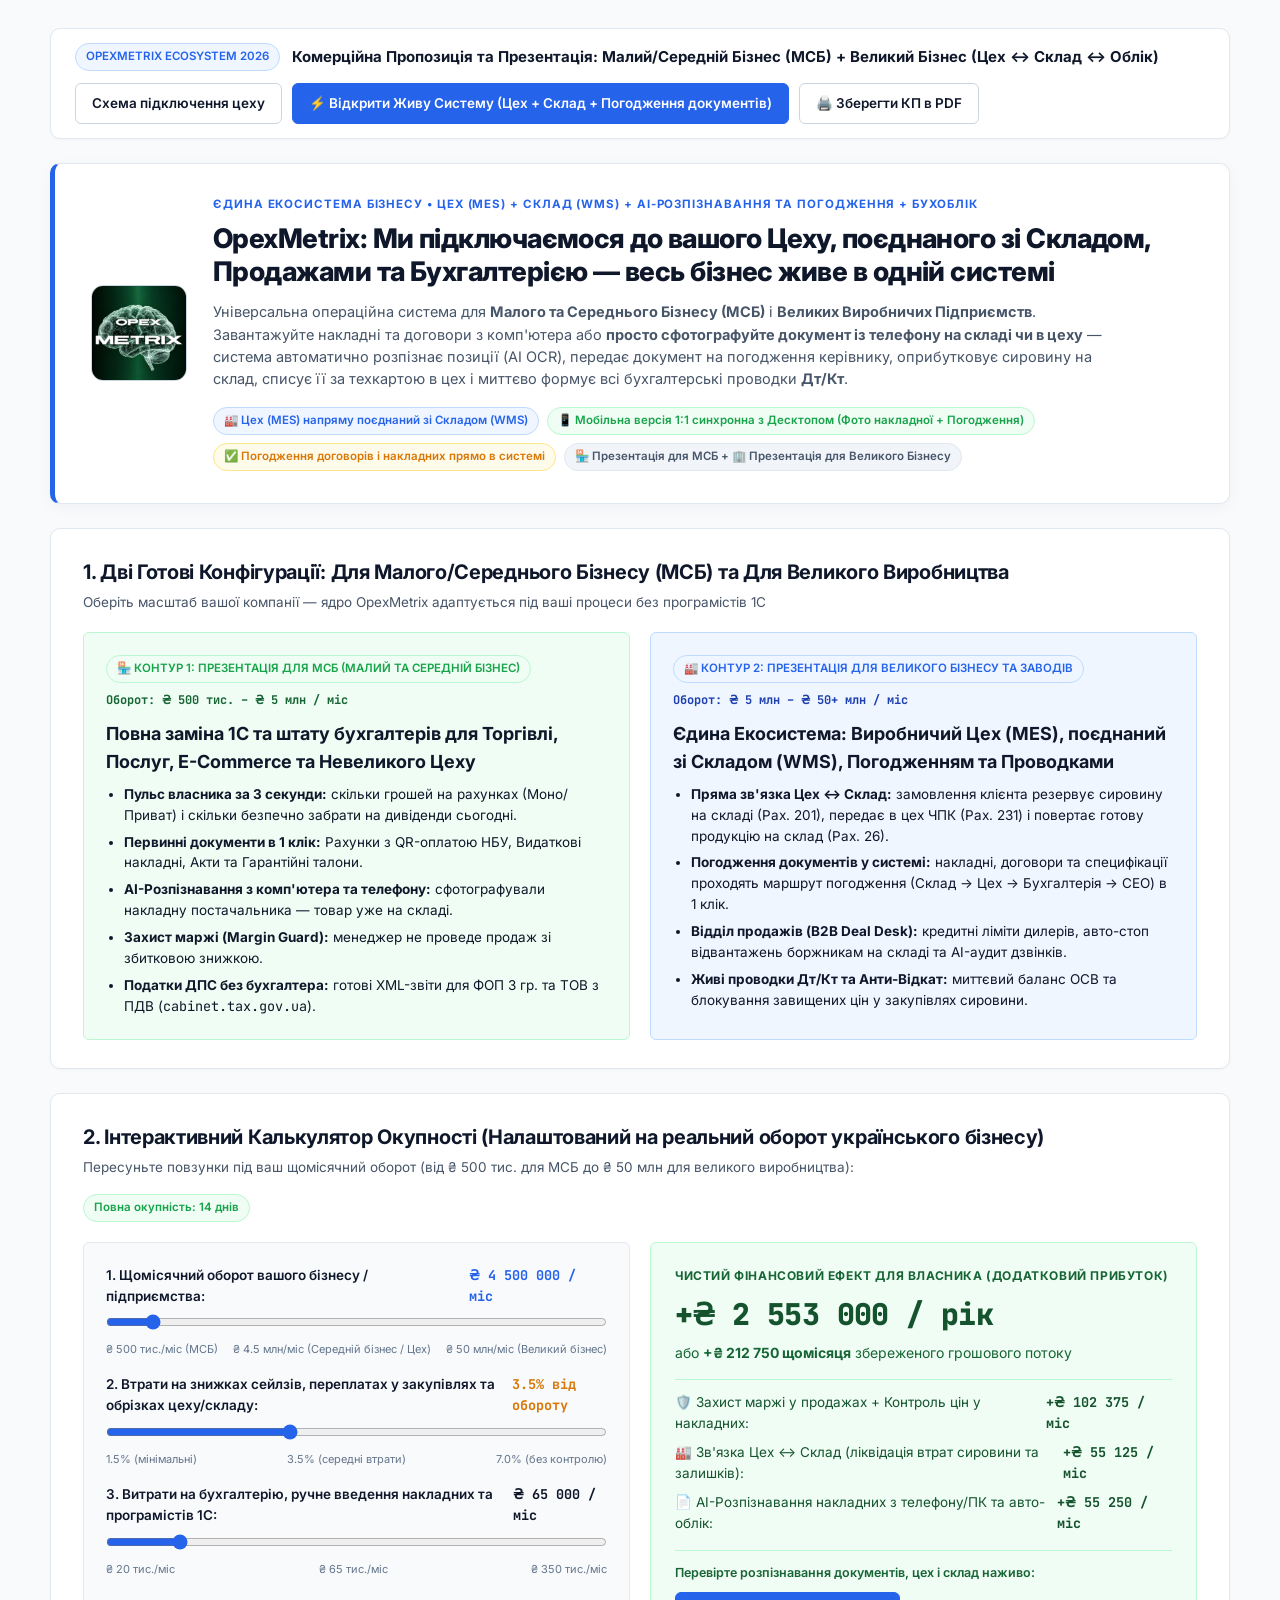
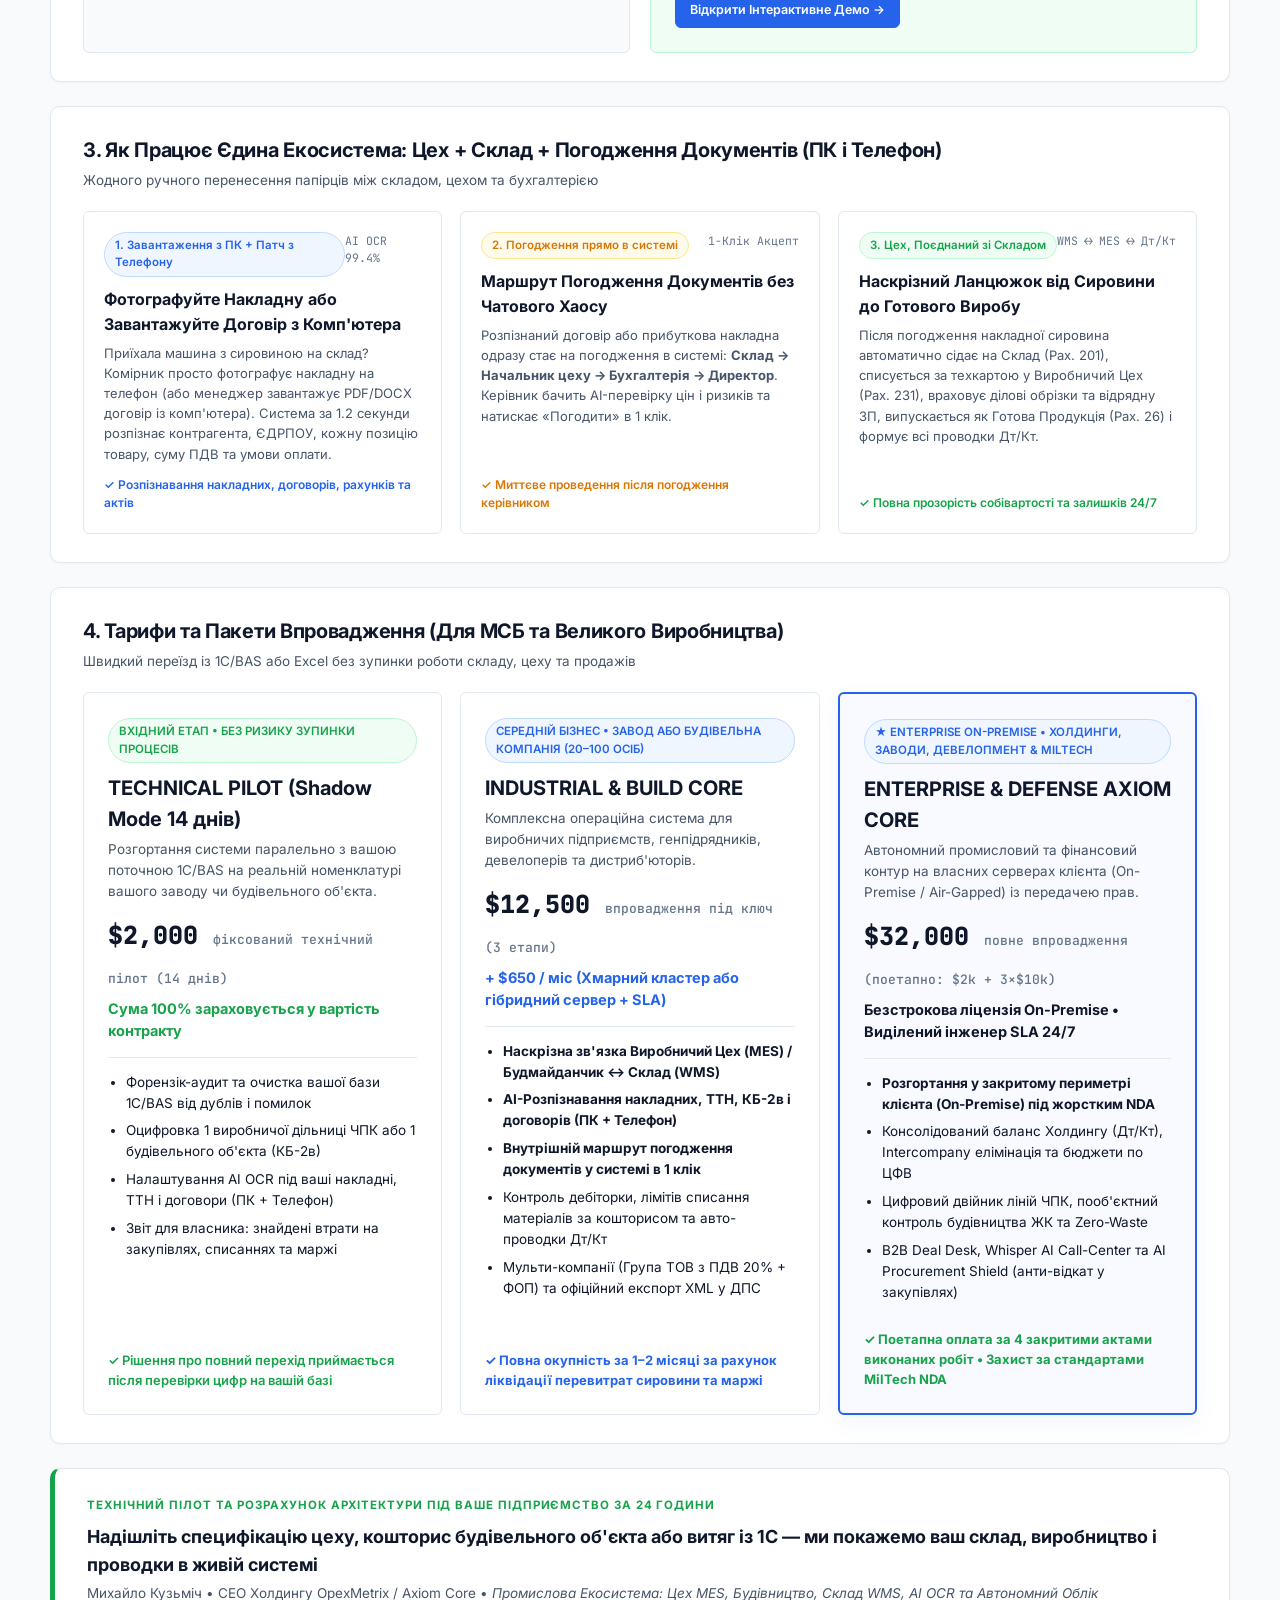
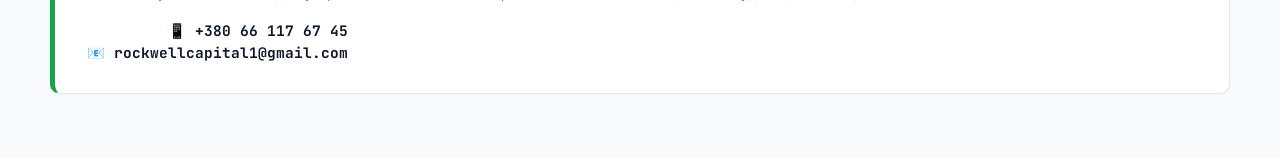
<file: pitch.html>
<!DOCTYPE html>
<html lang="uk">
<head>
  <meta charset="UTF-8" />
  <meta name="viewport" content="width=device-width, initial-scale=1.0" />
  <title>OpexMetrix — Презентація та Комерційна Пропозиція (МСБ + Великий Бізнес: Цех, Склад, Погодження та Облік)</title>
  <link rel="icon" type="image/png" href="./opex-logo.png" />
  <link rel="preconnect" href="https://fonts.googleapis.com" />
  <link rel="preconnect" href="https://fonts.gstatic.com" crossorigin />
  <link href="https://fonts.googleapis.com/css2?family=Inter:wght@400;500;600;700;800&family=JetBrains+Mono:wght@400;500;600;700&display=swap" rel="stylesheet" />
  <style>
    :root {
      --bg-app: #F8FAFC;
      --bg-card: #FFFFFF;
      --bg-subtle: #F1F5F9;
      --primary: #0F172A;
      --accent-blue: #2563EB;
      --accent-blue-soft: #EFF6FF;
      --success: #16A34A;
      --success-soft: #F0FDF4;
      --warning: #D97706;
      --warning-soft: #FFFBEB;
      --danger: #DC2626;
      --danger-soft: #FEF2F2;
      --text-main: #0F172A;
      --text-secondary: #475569;
      --text-muted: #64758B;
      --border: #E2E8F0;
      --border-strong: #CBD5E1;
      --radius: 10px;
      --radius-sm: 6px;
      --font-sans: 'Inter', -apple-system, BlinkMacSystemFont, 'Segoe UI', Roboto, sans-serif;
      --font-mono: 'JetBrains Mono', monospace;
    }

    * {
      box-sizing: border-box;
      margin: 0;
      padding: 0;
    }

    body {
      font-family: var(--font-sans);
      background: var(--bg-app);
      color: var(--text-main);
      line-height: 1.55;
      padding: 28px 20px 64px;
      -webkit-font-smoothing: antialiased;
    }

    .mono {
      font-family: var(--font-mono);
      font-variant-numeric: tabular-nums;
    }

    .container {
      max-width: 1180px;
      margin: 0 auto;
      display: flex;
      flex-direction: column;
      gap: 24px;
    }

    .top-bar {
      display: flex;
      justify-content: space-between;
      align-items: center;
      background: #FFFFFF;
      border: 1px solid var(--border);
      padding: 14px 24px;
      border-radius: var(--radius);
      box-shadow: 0 1px 3px rgba(15, 23, 42, 0.04);
      flex-wrap: wrap;
      gap: 12px;
    }

    .btn {
      display: inline-flex;
      align-items: center;
      gap: 8px;
      padding: 9px 16px;
      border-radius: var(--radius-sm);
      font-family: var(--font-sans);
      font-size: 13.5px;
      font-weight: 600;
      text-decoration: none;
      cursor: pointer;
      border: 1px solid var(--border-strong);
      background: #FFFFFF;
      color: var(--text-main);
      transition: all 0.15s ease;
    }

    .btn:hover {
      background: var(--bg-subtle);
    }

    .btn-primary {
      background: var(--accent-blue);
      color: #FFFFFF;
      border-color: var(--accent-blue);
    }

    .btn-primary:hover {
      background: #1D4ED8;
    }

    .badge {
      display: inline-flex;
      align-items: center;
      gap: 5px;
      padding: 4px 10px;
      border-radius: 999px;
      font-size: 11.5px;
      font-weight: 600;
    }

    .badge-blue { background: var(--accent-blue-soft); color: var(--accent-blue); border: 1px solid #BFDBFE; }
    .badge-green { background: var(--success-soft); color: var(--success); border: 1px solid #BBF7D0; }
    .badge-amber { background: var(--warning-soft); color: var(--warning); border: 1px solid #FDE68A; }
    .badge-red { background: var(--danger-soft); color: var(--danger); border: 1px solid #FECACA; }
    .badge-slate { background: var(--bg-subtle); color: var(--text-secondary); border: 1px solid var(--border); }

    /* Clean White Hero Card (No black background!) */
    .hero {
      background: #FFFFFF;
      color: var(--text-main);
      border: 1px solid var(--border);
      border-left: 5px solid var(--accent-blue);
      border-radius: var(--radius);
      padding: 32px 36px;
      display: grid;
      grid-template-columns: 96px 1fr;
      gap: 26px;
      align-items: center;
      box-shadow: 0 4px 16px rgba(15, 23, 42, 0.04);
    }

    .hero-logo {
      width: 96px;
      height: 96px;
      object-fit: cover;
      border-radius: 12px;
      border: 1px solid var(--border-strong);
    }

    .eyebrow {
      color: var(--accent-blue);
      text-transform: uppercase;
      letter-spacing: 0.08em;
      font-size: 11.5px;
      font-weight: 700;
      margin-bottom: 8px;
    }

    .hero h1 {
      font-size: 27px;
      line-height: 1.25;
      margin-bottom: 12px;
      font-weight: 800;
      color: var(--text-main);
      letter-spacing: -0.02em;
    }

    .hero p {
      font-size: 14.5px;
      color: var(--text-secondary);
      max-width: 920px;
      margin-bottom: 16px;
    }

    .hero-pills {
      display: flex;
      gap: 8px;
      flex-wrap: wrap;
    }

    .section-card {
      background: #FFFFFF;
      border: 1px solid var(--border);
      border-radius: var(--radius);
      padding: 28px 32px;
      box-shadow: 0 1px 3px rgba(15, 23, 42, 0.03);
    }

    .section-header {
      display: flex;
      justify-content: space-between;
      align-items: flex-start;
      gap: 16px;
      flex-wrap: wrap;
      margin-bottom: 20px;
    }

    .section-title {
      font-size: 20px;
      color: var(--text-main);
      margin-bottom: 4px;
      font-weight: 700;
      letter-spacing: -0.015em;
    }

    .section-sub {
      font-size: 13.5px;
      color: var(--text-secondary);
    }

    .grid-3 {
      display: grid;
      grid-template-columns: repeat(auto-fit, minmax(310px, 1fr));
      gap: 18px;
    }

    .grid-2 {
      display: grid;
      grid-template-columns: repeat(auto-fit, minmax(420px, 1fr));
      gap: 20px;
    }

    .module-card {
      border: 1px solid var(--border);
      border-radius: var(--radius-sm);
      padding: 20px;
      background: #FFFFFF;
      display: flex;
      flex-direction: column;
      justify-content: space-between;
      gap: 12px;
    }

    .tier-box {
      border: 1px solid var(--border);
      border-radius: var(--radius-sm);
      padding: 24px;
      background: #FFFFFF;
      display: flex;
      flex-direction: column;
      justify-content: space-between;
      gap: 16px;
    }

    .tier-box.featured {
      border: 2px solid var(--accent-blue);
      background: #F8FAFF;
      box-shadow: 0 8px 24px rgba(37, 99, 235, 0.06);
    }

    .price-big {
      font-family: var(--font-mono);
      font-size: 25px;
      font-weight: 800;
      color: var(--text-main);
    }

    table {
      width: 100%;
      border-collapse: collapse;
      margin-top: 8px;
    }

    th {
      background: var(--bg-subtle);
      color: var(--text-secondary);
      padding: 12px 14px;
      font-size: 12px;
      font-weight: 700;
      text-transform: uppercase;
      letter-spacing: 0.04em;
      text-align: left;
      border-bottom: 1px solid var(--border-strong);
    }

    td {
      padding: 13px 14px;
      border-bottom: 1px solid var(--border);
      font-size: 13.5px;
      vertical-align: top;
    }

    .slider-group {
      margin-bottom: 16px;
    }

    .slider-group label {
      display: flex;
      justify-content: space-between;
      font-weight: 600;
      font-size: 13.5px;
      margin-bottom: 6px;
    }

    input[type="range"] {
      width: 100%;
      accent-color: var(--accent-blue);
      cursor: pointer;
    }

    @media (max-width: 768px) {
      body {
        padding: 16px 10px 40px;
      }
      .top-bar {
        padding: 14px 16px;
      }
      .hero {
        grid-template-columns: 1fr;
        padding: 20px 18px;
      }
      .hero h1 {
        font-size: 22px;
      }
      .section-card {
        padding: 18px 16px;
        overflow-x: auto;
      }
      .grid-2, .grid-3, .grid-4 {
        grid-template-columns: 1fr;
      }
      table {
        min-width: 560px;
      }
    }

    @media print {
      .no-print {
        display: none !important;
      }
      body {
        padding: 0;
        background: #FFFFFF;
      }
    }
  </style>
</head>
<body>
  <div class="container">
    <!-- Top Bar -->
    <div class="top-bar no-print">
      <div style="display: flex; align-items: center; gap: 12px; flex-wrap: wrap;">
        <span class="badge badge-blue">OPEXMETRIX ECOSYSTEM 2026</span>
        <strong style="font-size: 15px; color: var(--text-main);">Комерційна Пропозиція та Презентація: Малий/Середній Бізнес (МСБ) + Великий Бізнес (Цех ↔ Склад ↔ Облік)</strong>
      </div>
      <div style="display: flex; gap: 10px; flex-wrap: wrap;">
        <a href="./how-it-works.html" class="btn">Схема підключення цеху</a>
        <a href="./index.html" class="btn btn-primary">⚡ Відкрити Живу Систему (Цех + Склад + Погодження документів)</a>
        <button type="button" class="btn" onclick="window.print()">🖨️ Зберегти КП в PDF</button>
      </div>
    </div>

    <!-- Clean White Hero -->
    <header class="hero">
      <img src="./opex-logo.png" alt="OpexMetrix Logo" class="hero-logo" />
      <div>
        <div class="eyebrow">ЄДИНА ЕКОСИСТЕМА БІЗНЕСУ • ЦЕХ (MES) + СКЛАД (WMS) + AI-РОЗПІЗНАВАННЯ ТА ПОГОДЖЕННЯ + БУХОБЛІК</div>
        <h1>OpexMetrix: Ми підключаємося до вашого Цеху, поєднаного зі Складом, Продажами та Бухгалтерією — весь бізнес живе в одній системі</h1>
        <p>
          Універсальна операційна система для <strong>Малого та Середнього Бізнесу (МСБ)</strong> і <strong>Великих Виробничих Підприємств</strong>.
          Завантажуйте накладні та договори з комп'ютера або <strong>просто сфотографуйте документ із телефону на складі чи в цеху</strong> — система автоматично розпізнає позиції (AI OCR), передає документ на погодження керівнику, оприбутковує сировину на склад, списує її за техкартою в цех і миттєво формує всі бухгалтерські проводки <strong>Дт/Кт</strong>.
        </p>
        <div class="hero-pills">
          <span class="badge badge-blue">🏭 Цех (MES) напряму поєднаний зі Складом (WMS)</span>
          <span class="badge badge-green">📱 Мобільна версія 1:1 синхронна з Десктопом (Фото накладної + Погодження)</span>
          <span class="badge badge-amber">✅ Погодження договорів і накладних прямо в системі</span>
          <span class="badge badge-slate">🏪 Презентація для МСБ + 🏢 Презентація для Великого Бізнесу</span>
        </div>
      </div>
    </header>

    <!-- Section 1: Dual Presentation Overview (SMB vs Enterprise Ecosystem) -->
    <section class="section-card">
      <div class="section-header">
        <div>
          <div class="section-title">1. Дві Готові Конфігурації: Для Малого/Середнього Бізнесу (МСБ) та Для Великого Виробництва</div>
          <div class="section-sub">Оберіть масштаб вашої компанії — ядро OpexMetrix адаптується під ваші процеси без програмістів 1С</div>
        </div>
      </div>

      <div class="grid-2">
        <!-- SMB Presentation Box -->
        <div style="border: 1px solid #BBF7D0; background: #F0FDF4; border-radius: var(--radius-sm); padding: 22px;">
          <div style="display: flex; justify-content: space-between; align-items: center; margin-bottom: 10px; flex-wrap: wrap; gap: 8px;">
            <span class="badge badge-green">🏪 КОНТУР 1: ПРЕЗЕНТАЦІЯ ДЛЯ МСБ (МАЛИЙ ТА СЕРЕДНІЙ БІЗНЕС)</span>
            <span class="mono" style="font-size: 12px; font-weight: 700; color: #166534;">Оборот: ₴ 500 тис. – ₴ 5 млн / міс</span>
          </div>
          <h3 style="font-size: 18px; font-weight: 700; color: var(--text-main); margin-bottom: 8px;">
            Повна заміна 1С та штату бухгалтерів для Торгівлі, Послуг, E-Commerce та Невеликого Цеху
          </h3>
          <ul style="font-size: 13.5px; padding-left: 18px; display: flex; flex-direction: column; gap: 6px; color: var(--text-main);">
            <li><strong>Пульс власника за 3 секунди:</strong> скільки грошей на рахунках (Моно/Приват) і скільки безпечно забрати на дивіденди сьогодні.</li>
            <li><strong>Первинні документи в 1 клік:</strong> Рахунки з QR-оплатою НБУ, Видаткові накладні, Акти та Гарантійні талони.</li>
            <li><strong>AI-Розпізнавання з комп'ютера та телефону:</strong> сфотографували накладну постачальника — товар уже на складі.</li>
            <li><strong>Захист маржі (Margin Guard):</strong> менеджер не проведе продаж зі збитковою знижкою.</li>
            <li><strong>Податки ДПС без бухгалтера:</strong> готові XML-звіти для ФОП 3 гр. та ТОВ з ПДВ (<code class="mono">cabinet.tax.gov.ua</code>).</li>
          </ul>
        </div>

        <!-- Enterprise & Shopfloor Ecosystem Presentation Box -->
        <div style="border: 1px solid #BFDBFE; background: #EFF6FF; border-radius: var(--radius-sm); padding: 22px;">
          <div style="display: flex; justify-content: space-between; align-items: center; margin-bottom: 10px; flex-wrap: wrap; gap: 8px;">
            <span class="badge badge-blue">🏭 КОНТУР 2: ПРЕЗЕНТАЦІЯ ДЛЯ ВЕЛИКОГО БІЗНЕСУ ТА ЗАВОДІВ</span>
            <span class="mono" style="font-size: 12px; font-weight: 700; color: #1E40AF;">Оборот: ₴ 5 млн – ₴ 50+ млн / міс</span>
          </div>
          <h3 style="font-size: 18px; font-weight: 700; color: var(--text-main); margin-bottom: 8px;">
            Єдина Екосистема: Виробничий Цех (MES), поєднаний зі Складом (WMS), Погодженням та Проводками
          </h3>
          <ul style="font-size: 13.5px; padding-left: 18px; display: flex; flex-direction: column; gap: 6px; color: var(--text-main);">
            <li><strong>Пряма зв'язка Цех ↔ Склад:</strong> замовлення клієнта резервує сировину на складі (Рах. 201), передає в цех ЧПК (Рах. 231) і повертає готову продукцію на склад (Рах. 26).</li>
            <li><strong>Погодження документів у системі:</strong> накладні, договори та специфікації проходять маршрут погодження (Склад → Цех → Бухгалтерія → CEO) в 1 клік.</li>
            <li><strong>Відділ продажів (B2B Deal Desk):</strong> кредитні ліміти дилерів, авто-стоп відвантажень боржникам на складі та AI-аудит дзвінків.</li>
            <li><strong>Живі проводки Дт/Кт та Анти-Відкат:</strong> миттєвий баланс ОСВ та блокування завищених цін у закупівлях сировини.</li>
          </ul>
        </div>
      </div>
    </section>

    <!-- Section 2: Interactive ROI Calculator (Realistic Turnover Scale: Default 4.5M UAH/month) -->
    <section class="section-card">
      <div class="section-header">
        <div>
          <div class="section-title">2. Інтерактивний Калькулятор Окупності (Налаштований на реальний оборот українського бізнесу)</div>
          <div class="section-sub">Пересуньте повзунки під ваш щомісячний оборот (від ₴ 500 тис. для МСБ до ₴ 50 млн для великого виробництва):</div>
        </div>
        <span class="badge badge-green" id="pitch-payback-badge">Повна окупність: 14 днів</span>
      </div>

      <div class="grid-2" style="align-items: stretch;">
        <div style="background: var(--bg-app); border: 1px solid var(--border); border-radius: var(--radius-sm); padding: 22px;">
          <div class="slider-group">
            <label>
              <span>1. Щомісячний оборот вашого бізнесу / підприємства:</span>
              <span class="mono" id="lbl-rev" style="color: var(--accent-blue); font-weight: 700;">₴ 4 500 000 / міс</span>
            </label>
            <input type="range" id="rng-rev" min="500000" max="50000000" step="500000" value="4500000" oninput="recalcEnterprisePitchRoi()" />
            <div style="display: flex; justify-content: space-between; font-size: 11px; color: var(--text-muted); margin-top: 4px;">
              <span>₴ 500 тис./міс (МСБ)</span>
              <span>₴ 4.5 млн/міс (Середній бізнес / Цех)</span>
              <span>₴ 50 млн/міс (Великий бізнес)</span>
            </div>
          </div>

          <div class="slider-group">
            <label>
              <span>2. Втрати на знижках сейлзів, переплатах у закупівлях та обрізках цеху/складу:</span>
              <span class="mono" id="lbl-leak" style="color: var(--warning); font-weight: 700;">3.5% від обороту</span>
            </label>
            <input type="range" id="rng-leak" min="1.5" max="7.0" step="0.1" value="3.5" oninput="recalcEnterprisePitchRoi()" />
            <div style="display: flex; justify-content: space-between; font-size: 11px; color: var(--text-muted); margin-top: 4px;">
              <span>1.5% (мінімальні)</span>
              <span>3.5% (середні втрати)</span>
              <span>7.0% (без контролю)</span>
            </div>
          </div>

          <div class="slider-group" style="margin-bottom: 0;">
            <label>
              <span>3. Витрати на бухгалтерію, ручне введення накладних та програмістів 1С:</span>
              <span class="mono" id="lbl-acc-cost" style="color: var(--primary); font-weight: 700;">₴ 65 000 / міс</span>
            </label>
            <input type="range" id="rng-acc-cost" min="20000" max="350000" step="5000" value="65000" oninput="recalcEnterprisePitchRoi()" />
            <div style="display: flex; justify-content: space-between; font-size: 11px; color: var(--text-muted); margin-top: 4px;">
              <span>₴ 20 тис./міс</span>
              <span>₴ 65 тис./міс</span>
              <span>₴ 350 тис./міс</span>
            </div>
          </div>
        </div>

        <div style="background: var(--success-soft); border: 1px solid #BBF7D0; border-radius: var(--radius-sm); padding: 24px; display: flex; flex-direction: column; justify-content: space-between;">
          <div>
            <div style="font-size: 12px; font-weight: 700; text-transform: uppercase; letter-spacing: 0.05em; color: #166534; margin-bottom: 6px;">
              Чистий фінансовий ефект для Власника (Додатковий прибуток)
            </div>
            <div class="mono" style="font-size: 30px; font-weight: 800; color: #14532D; letter-spacing: -0.02em;" id="out-yearly-save">
              +₴ 2 553 000 / рік
            </div>
            <div style="font-size: 14px; color: #166534; margin-top: 4px; margin-bottom: 16px;" id="out-monthly-save">
              або <strong>+₴ 212 750 щомісяця</strong> збереженого грошового потоку
            </div>

            <div style="border-top: 1px solid #BBF7D0; padding-top: 12px; display: flex; flex-direction: column; gap: 8px; font-size: 13.5px; color: #14532D;">
              <div style="display: flex; justify-content: space-between;">
                <span>🛡️ Захист маржі у продажах + Контроль цін у накладних:</span>
                <strong class="mono" id="out-break-margin">+₴ 102 375 / міс</strong>
              </div>
              <div style="display: flex; justify-content: space-between;">
                <span>🏭 Зв'язка Цех ↔ Склад (ліквідація втрат сировини та залишків):</span>
                <strong class="mono" id="out-break-mes">+₴ 55 125 / міс</strong>
              </div>
              <div style="display: flex; justify-content: space-between;">
                <span>📄 AI-Розпізнавання накладних з телефону/ПК та авто-облік:</span>
                <strong class="mono" id="out-break-staff">+₴ 55 250 / міс</strong>
              </div>
            </div>
          </div>

          <div style="margin-top: 16px; padding-top: 12px; border-top: 1px solid #BBF7D0; display: flex; justify-content: space-between; align-items: center; flex-wrap: wrap; gap: 10px;">
            <span style="font-size: 12.5px; font-weight: 600; color: #166534;">Перевірте розпізнавання документів, цех і склад наживо:</span>
            <a href="./index.html" class="btn btn-primary" style="padding: 7px 14px; font-size: 12.5px;">Відкрити Інтерактивне Демо →</a>
          </div>
        </div>
      </div>
    </section>

    <!-- Section 3: How the Unified Ecosystem Works (Shopfloor + Warehouse + Document Approval + Phone Patch) -->
    <section class="section-card">
      <div class="section-header">
        <div>
          <div class="section-title">3. Як Працює Єдина Екосистема: Цех + Склад + Погодження Документів (ПК і Телефон)</div>
          <div class="section-sub">Жодного ручного перенесення папірців між складом, цехом та бухгалтерією</div>
        </div>
      </div>

      <div class="grid-3">
        <div class="module-card">
          <div>
            <div style="display: flex; justify-content: space-between; margin-bottom: 10px;">
              <span class="badge badge-blue">1. Завантаження з ПК + Патч з Телефону</span>
              <span class="mono" style="font-size: 11.5px; color: var(--text-muted);">AI OCR 99.4%</span>
            </div>
            <h3 style="font-size: 16px; font-weight: 700; margin-bottom: 6px;">Фотографуйте Накладну або Завантажуйте Договір з Комп'ютера</h3>
            <p style="font-size: 13px; color: var(--text-secondary);">
              Приїхала машина з сировиною на склад? Комірник просто фотографує накладну на телефон (або менеджер завантажує PDF/DOCX договір із комп'ютера). Система за 1.2 секунди розпізнає контрагента, ЄДРПОУ, кожну позицію товару, суму ПДВ та умови оплати.
            </p>
          </div>
          <div style="font-size: 12px; font-weight: 600; color: var(--accent-blue);">✓ Розпізнавання накладних, договорів, рахунків та актів</div>
        </div>

        <div class="module-card">
          <div>
            <div style="display: flex; justify-content: space-between; margin-bottom: 10px;">
              <span class="badge badge-amber">2. Погодження прямо в системі</span>
              <span class="mono" style="font-size: 11.5px; color: var(--text-muted);">1-Клік Акцепт</span>
            </div>
            <h3 style="font-size: 16px; font-weight: 700; margin-bottom: 6px;">Маршрут Погодження Документів без Чатового Хаосу</h3>
            <p style="font-size: 13px; color: var(--text-secondary);">
              Розпізнаний договір або прибуткова накладна одразу стає на погодження в системі: <strong>Склад → Начальник цеху → Бухгалтерія → Директор</strong>. Керівник бачить AI-перевірку цін і ризиків та натискає «Погодити» в 1 клік.
            </p>
          </div>
          <div style="font-size: 12px; font-weight: 600; color: var(--warning);">✓ Миттєве проведення після погодження керівником</div>
        </div>

        <div class="module-card">
          <div>
            <div style="display: flex; justify-content: space-between; margin-bottom: 10px;">
              <span class="badge badge-green">3. Цех, Поєднаний зі Складом</span>
              <span class="mono" style="font-size: 11.5px; color: var(--text-muted);">WMS ↔ MES ↔ Дт/Кт</span>
            </div>
            <h3 style="font-size: 16px; font-weight: 700; margin-bottom: 6px;">Наскрізний Ланцюжок від Сировини до Готового Виробу</h3>
            <p style="font-size: 13px; color: var(--text-secondary);">
              Після погодження накладної сировина автоматично сідає на Склад (Рах. 201), списується за техкартою у Виробничий Цех (Рах. 231), враховує ділові обрізки та відрядну ЗП, випускається як Готова Продукція (Рах. 26) і формує всі проводки Дт/Кт.
            </p>
          </div>
          <div style="font-size: 12px; font-weight: 600; color: var(--success);">✓ Повна прозорість собівартості та залишків 24/7</div>
        </div>
      </div>
    </section>

    <!-- Section 4: Pricing & Deployment Packages -->
    <section class="section-card">
      <div class="section-header">
        <div>
          <div class="section-title">4. Тарифи та Пакети Впровадження (Для МСБ та Великого Виробництва)</div>
          <div class="section-sub">Швидкий переїзд із 1С/BAS або Excel без зупинки роботи складу, цеху та продажів</div>
        </div>
      </div>

      <div class="grid-3">
        <!-- Paid Technical Pilot (Entry Gate for $32k Enterprise) -->
        <div class="tier-box">
          <div>
            <span class="badge badge-green">ВХІДНИЙ ЕТАП • БЕЗ РИЗИКУ ЗУПИНКИ ПРОЦЕСІВ</span>
            <h3 style="font-size: 20px; margin: 10px 0 4px;">TECHNICAL PILOT (Shadow Mode 14 днів)</h3>
            <p style="font-size: 13.5px; color: var(--text-secondary); margin-bottom: 14px;">
              Розгортання системи паралельно з вашою поточною 1С/BAS на реальній номенклатурі вашого заводу чи будівельного об'єкта.
            </p>
            <div class="price-big">$2,000 <span style="font-size: 13px; font-weight: 500; color: var(--text-muted);">фіксований технічний пілот (14 днів)</span></div>
            <div style="font-size: 14.5px; font-weight: 700; color: var(--success); margin-top: 4px;">
              Сума 100% зараховується у вартість контракту
            </div>
            <hr style="border: none; border-top: 1px solid var(--border); margin: 14px 0;" />
            <ul style="font-size: 13.5px; padding-left: 18px; display: flex; flex-direction: column; gap: 7px;">
              <li>Форензік-аудит та очистка вашої бази 1С/BAS від дублів і помилок</li>
              <li>Оцифровка 1 виробничої дільниці ЧПК або 1 будівельного об'єкта (КБ-2в)</li>
              <li>Налаштування AI OCR під ваші накладні, ТТН і договори (ПК + Телефон)</li>
              <li>Звіт для власника: знайдені втрати на закупівлях, списаннях та маржі</li>
            </ul>
          </div>
          <div style="padding-top: 10px; font-size: 13px; color: var(--success); font-weight: 600;">
            ✓ Рішення про повний перехід приймається після перевірки цифр на вашій базі
          </div>
        </div>

        <!-- Mid-Market / Production & Construction Modular -->
        <div class="tier-box">
          <div>
            <span class="badge badge-blue">СЕРЕДНІЙ БІЗНЕС • ЗАВОД АБО БУДІВЕЛЬНА КОМПАНІЯ (20–100 ОСІБ)</span>
            <h3 style="font-size: 20px; margin: 10px 0 4px;">INDUSTRIAL &amp; BUILD CORE</h3>
            <p style="font-size: 13.5px; color: var(--text-secondary); margin-bottom: 14px;">
              Комплексна операційна система для виробничих підприємств, генпідрядників, девелоперів та дистриб'юторів.
            </p>
            <div class="price-big">$12,500 <span style="font-size: 13px; font-weight: 500; color: var(--text-muted);">впровадження під ключ (3 етапи)</span></div>
            <div style="font-size: 14.5px; font-weight: 700; color: var(--accent-blue); margin-top: 4px;">
              + $650 / міс (Хмарний кластер або гібридний сервер + SLA)
            </div>
            <hr style="border: none; border-top: 1px solid var(--border); margin: 14px 0;" />
            <ul style="font-size: 13.5px; padding-left: 18px; display: flex; flex-direction: column; gap: 7px;">
              <li><strong>Наскрізна зв'язка Виробничий Цех (MES) / Будмайданчик ↔ Склад (WMS)</strong></li>
              <li><strong>AI-Розпізнавання накладних, ТТН, КБ-2в і договорів (ПК + Телефон)</strong></li>
              <li><strong>Внутрішній маршрут погодження документів у системі в 1 клік</strong></li>
              <li>Контроль дебіторки, лімітів списання матеріалів за кошторисом та авто-проводки Дт/Кт</li>
              <li>Мульти-компанії (Група ТОВ з ПДВ 20% + ФОП) та офіційний експорт XML у ДПС</li>
            </ul>
          </div>
          <div style="padding-top: 10px; font-size: 13px; color: var(--accent-blue); font-weight: 700;">
            ✓ Повна окупність за 1–2 місяці за рахунок ліквідації перевитрат сировини та маржі
          </div>
        </div>

        <!-- Enterprise Flagship ($32,000 On-Premise) -->
        <div class="tier-box featured">
          <div>
            <span class="badge badge-blue">★ ENTERPRISE ON-PREMISE • ХОЛДИНГИ, ЗАВОДИ, ДЕВЕЛОПМЕНТ &amp; MILTECH</span>
            <h3 style="font-size: 20px; margin: 10px 0 4px;">ENTERPRISE &amp; DEFENSE AXIOM CORE</h3>
            <p style="font-size: 13.5px; color: var(--text-secondary); margin-bottom: 14px;">
              Автономний промисловий та фінансовий контур на власних серверах клієнта (On-Premise / Air-Gapped) із передачею прав.
            </p>
            <div class="price-big">$32,000 <span style="font-size: 13px; font-weight: 500; color: var(--text-muted);">повне впровадження (поетапно: $2k + 3×$10k)</span></div>
            <div style="font-size: 14.5px; font-weight: 700; color: var(--text-main); margin-top: 4px;">
              Безстрокова ліцензія On-Premise • Виділений інженер SLA 24/7
            </div>
            <hr style="border: none; border-top: 1px solid var(--border); margin: 14px 0;" />
            <ul style="font-size: 13.5px; padding-left: 18px; display: flex; flex-direction: column; gap: 7px; color: var(--text-main);">
              <li><strong>Розгортання у закритому периметрі клієнта (On-Premise) під жорстким NDA</strong></li>
              <li>Консолідований баланс Холдингу (Дт/Кт), Intercompany елімінація та бюджети по ЦФВ</li>
              <li>Цифровий двійник ліній ЧПК, пооб'єктний контроль будівництва ЖК та Zero-Waste</li>
              <li>B2B Deal Desk, Whisper AI Call-Center та AI Procurement Shield (анти-відкат у закупівлях)</li>
            </ul>
          </div>
          <div style="padding-top: 10px; font-size: 13px; color: var(--success); font-weight: 700;">
            ✓ Поетапна оплата за 4 закритими актами виконаних робіт • Захист за стандартами MilTech NDA
          </div>
        </div>
      </div>
    </section>

    <!-- Clean White Footer (Replaced black footer per user request!) -->
    <footer class="section-card" style="background: #FFFFFF; color: var(--text-main); border: 1px solid var(--border); border-left: 5px solid var(--success); display: flex; justify-content: space-between; align-items: center; flex-wrap: wrap; gap: 16px;">
      <div>
        <div class="eyebrow" style="color: var(--success);">ТЕХНІЧНИЙ ПІЛОТ ТА РОЗРАХУНОК АРХІТЕКТУРИ ПІД ВАШЕ ПІДПРИЄМСТВО ЗА 24 ГОДИНИ</div>
        <div style="font-size: 18px; font-weight: 700; color: var(--text-main);">Надішліть специфікацію цеху, кошторис будівельного об'єкта або витяг із 1С — ми покажемо ваш склад, виробництво і проводки в живій системі</div>
        <div style="font-size: 13.5px; color: var(--text-secondary); margin-top: 4px;">
          Михайло Кузьміч • CEO Холдингу OpexMetrix / Axiom Core • <em>Промислова Екосистема: Цех MES, Будівництво, Склад WMS, AI OCR та Автономний Облік</em>
        </div>
      </div>
      <div style="text-align: right; font-size: 14.5px; color: var(--text-main);" class="mono">
        <div>📱 <strong>+380 66 117 67 45</strong></div>
        <div>📧 <strong>rockwellcapital1@gmail.com</strong></div>
      </div>
    </footer>
  </div>

  <script>
    function fmtUahPitch(n) {
      return '₴ ' + Math.round(Number(n) || 0).toLocaleString('uk-UA');
    }

    function recalcEnterprisePitchRoi() {
      const rev = Number(document.getElementById('rng-rev').value || 4500000);
      const leakPct = Number(document.getElementById('rng-leak').value || 3.5);
      const staffCost = Number(document.getElementById('rng-acc-cost').value || 65000);

      document.getElementById('lbl-rev').textContent = fmtUahPitch(rev) + ' / міс';
      document.getElementById('lbl-leak').textContent = leakPct.toFixed(1) + '% від обороту';
      document.getElementById('lbl-acc-cost').textContent = fmtUahPitch(staffCost) + ' / міс';

      const totalLeakRecovery = Math.round(rev * (leakPct / 100));
      const marginAndProc = Math.round(totalLeakRecovery * 0.65);
      const mesSaved = totalLeakRecovery - marginAndProc;
      const staffSaved = Math.round(staffCost * 0.85);

      const monthlyTotal = marginAndProc + mesSaved + staffSaved;
      const annualTotal = monthlyTotal * 12;
      const paybackDays = Math.max(5, Math.min(28, Math.round((95000 / Math.max(1, monthlyTotal)) * 30)));

      document.getElementById('out-yearly-save').textContent = '+' + fmtUahPitch(annualTotal) + ' / рік';
      document.getElementById('out-monthly-save').innerHTML = 'або <strong>+' + fmtUahPitch(monthlyTotal) + ' щомісяця</strong> збереженого грошового потоку';
      document.getElementById('out-break-margin').textContent = '+' + fmtUahPitch(marginAndProc) + ' / міс';
      document.getElementById('out-break-mes').textContent = '+' + fmtUahPitch(mesSaved) + ' / міс';
      document.getElementById('out-break-staff').textContent = '+' + fmtUahPitch(staffSaved) + ' / міс';
      document.getElementById('pitch-payback-badge').textContent = 'Повна окупність: ' + paybackDays + ' днів';
    }
  </script>
</body>
</html>
</file>
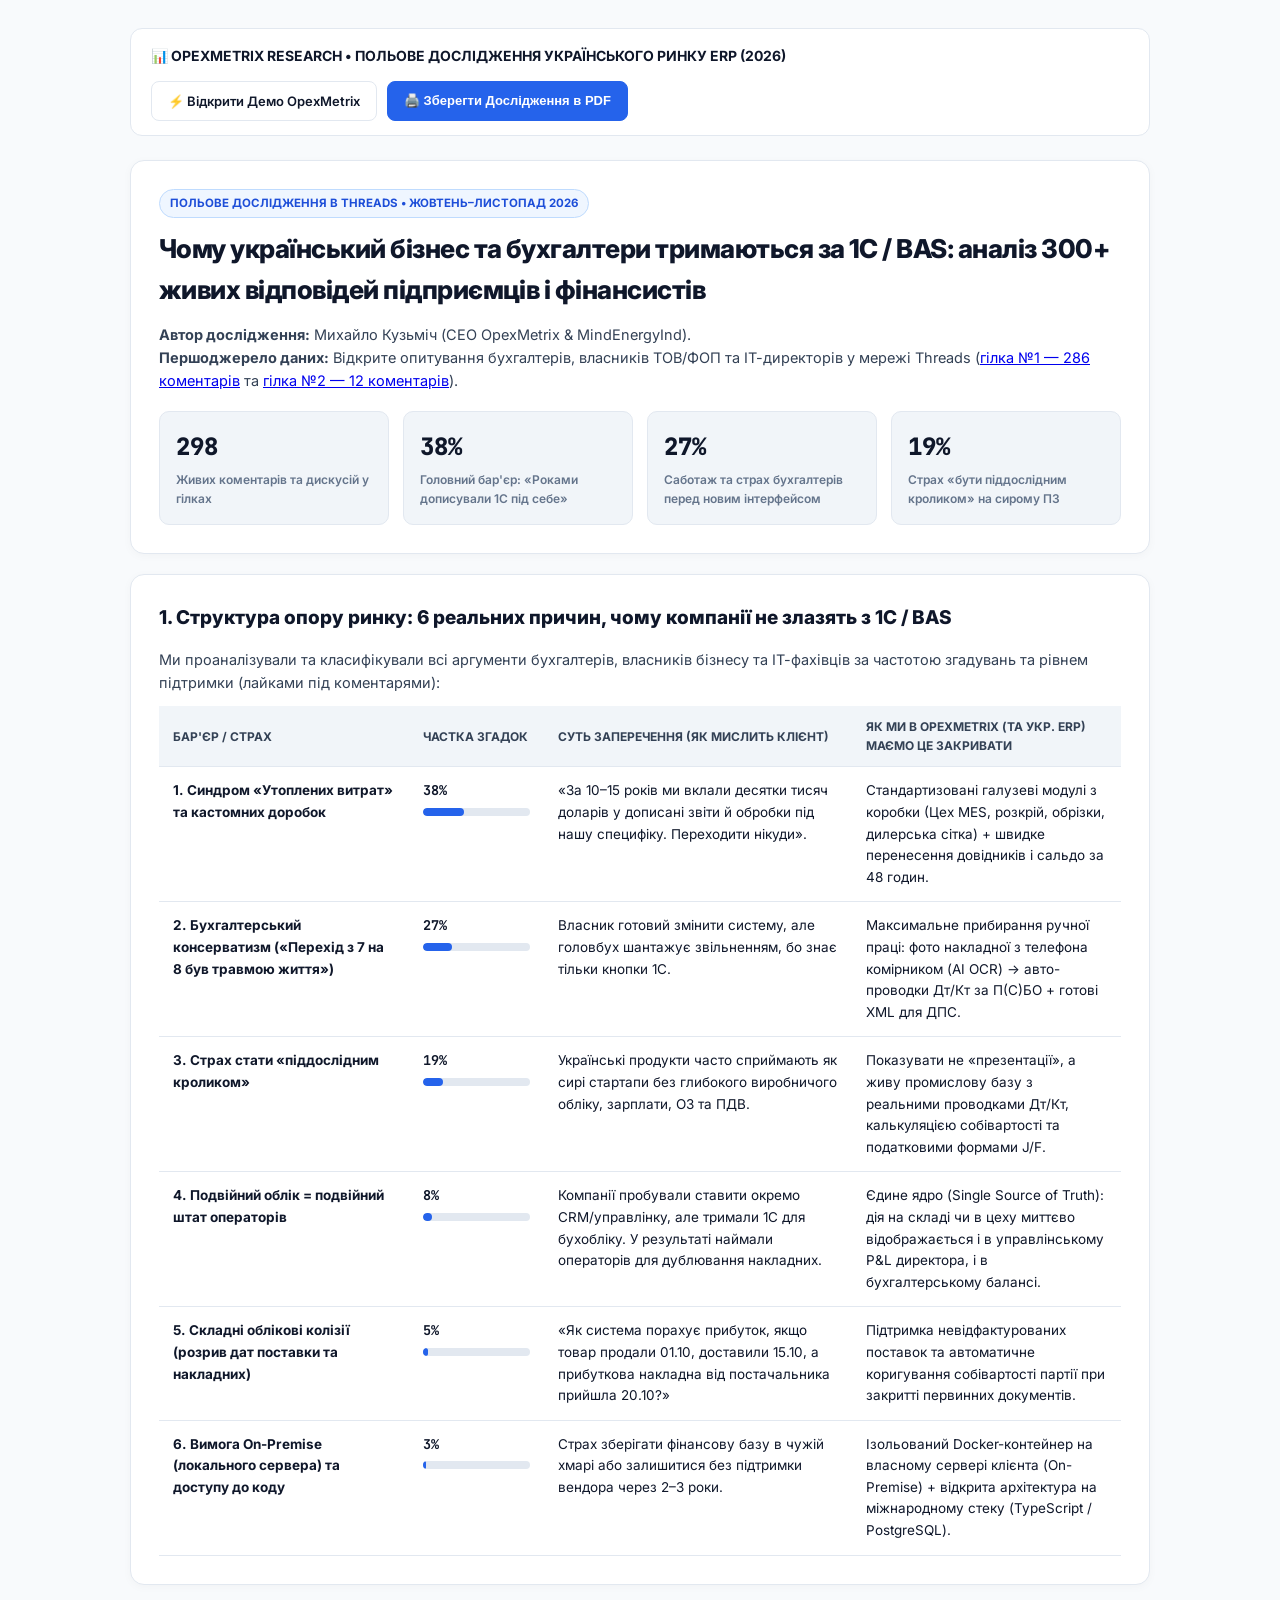
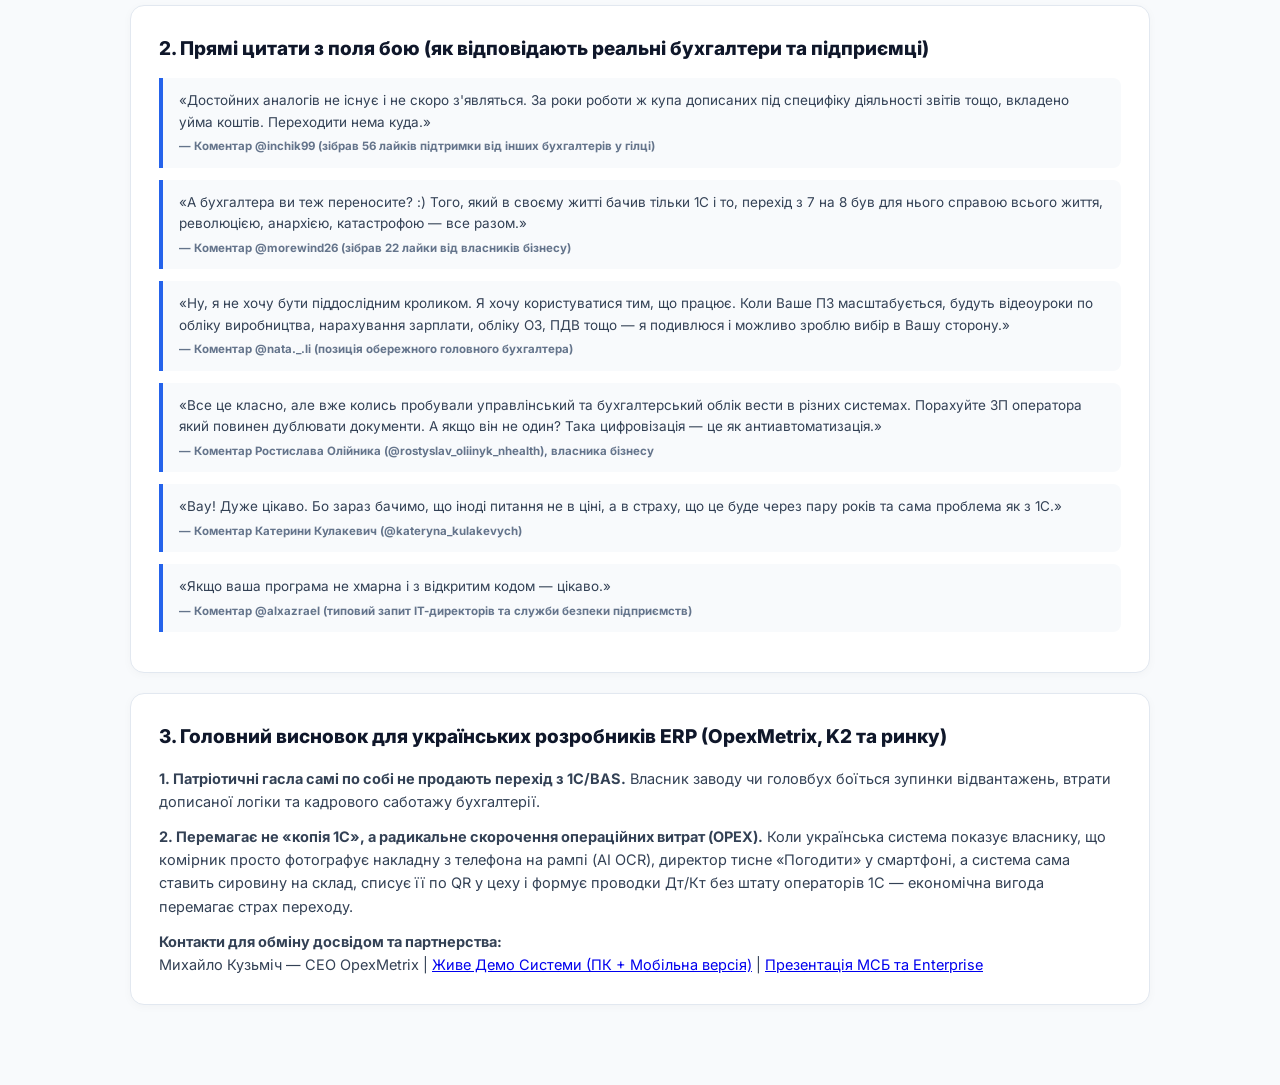
<file: research-1c.html>
<!DOCTYPE html>
<html lang="uk">
<head>
  <meta charset="UTF-8" />
  <meta name="viewport" content="width=device-width, initial-scale=1.0" />
  <title>Аналітичний звіт OpexMetrix: Чому бізнес та бухгалтери бояться переходити з 1С/BAS (Опитування 286 респондентів у Threads)</title>
  <link rel="preconnect" href="https://fonts.googleapis.com">
  <link rel="preconnect" href="https://fonts.gstatic.com" crossorigin>
  <link href="https://fonts.googleapis.com/css2?family=Inter:wght@400;500;600;700;800&family=JetBrains+Mono:wght@500;600;700&display=swap" rel="stylesheet">
  <style>
    :root {
      --bg-page: #F8FAFC;
      --bg-card: #FFFFFF;
      --bg-subtle: #F1F5F9;
      --text-main: #0F172A;
      --text-secondary: #334155;
      --text-muted: #64748B;
      --accent-blue: #2563EB;
      --accent-green: #059669;
      --accent-amber: #D97706;
      --accent-red: #DC2626;
      --border: #E2E8F0;
      --font-sans: 'Inter', -apple-system, BlinkMacSystemFont, sans-serif;
      --font-mono: 'JetBrains Mono', monospace;
    }
    * { box-sizing: border-box; margin: 0; padding: 0; }
    body {
      font-family: var(--font-sans);
      background: var(--bg-page);
      color: var(--text-main);
      line-height: 1.6;
      padding: 28px 18px 60px;
    }
    .container {
      max-width: 1020px;
      margin: 0 auto;
    }
    .top-bar {
      display: flex;
      justify-content: space-between;
      align-items: center;
      flex-wrap: wrap;
      gap: 12px;
      background: #FFFFFF;
      border: 1px solid var(--border);
      border-radius: 12px;
      padding: 14px 20px;
      margin-bottom: 24px;
    }
    .btn {
      display: inline-flex;
      align-items: center;
      gap: 8px;
      padding: 9px 16px;
      border-radius: 8px;
      font-size: 13px;
      font-weight: 600;
      text-decoration: none;
      cursor: pointer;
      border: 1px solid var(--border);
      background: #FFFFFF;
      color: var(--text-main);
    }
    .btn-primary {
      background: var(--accent-blue);
      color: #FFFFFF;
      border-color: var(--accent-blue);
    }
    .card {
      background: #FFFFFF;
      border: 1px solid var(--border);
      border-radius: 14px;
      padding: 28px;
      margin-bottom: 20px;
      box-shadow: 0 2px 10px rgba(15, 23, 42, 0.03);
    }
    .badge {
      display: inline-block;
      padding: 4px 10px;
      border-radius: 999px;
      font-size: 11.5px;
      font-weight: 700;
      background: #EFF6FF;
      color: #1D4ED8;
      border: 1px solid #BFDBFE;
      margin-bottom: 10px;
    }
    h1 {
      font-size: 26px;
      font-weight: 800;
      letter-spacing: -0.02em;
      margin-bottom: 12px;
      color: var(--text-main);
    }
    h2 {
      font-size: 19px;
      font-weight: 800;
      margin-bottom: 14px;
      color: var(--text-main);
    }
    p {
      color: var(--text-secondary);
      font-size: 14.5px;
      margin-bottom: 12px;
    }
    .kpi-grid {
      display: grid;
      grid-template-columns: repeat(4, 1fr);
      gap: 14px;
      margin-top: 18px;
    }
    .kpi-box {
      background: var(--bg-subtle);
      border: 1px solid var(--border);
      border-radius: 10px;
      padding: 16px;
    }
    .kpi-val {
      font-family: var(--font-mono);
      font-size: 24px;
      font-weight: 800;
      color: var(--text-main);
    }
    .kpi-lbl {
      font-size: 12px;
      color: var(--text-muted);
      font-weight: 600;
      margin-top: 4px;
    }
    table {
      width: 100%;
      border-collapse: collapse;
      margin-top: 12px;
    }
    th {
      background: var(--bg-subtle);
      text-align: left;
      padding: 11px 14px;
      font-size: 12px;
      text-transform: uppercase;
      color: var(--text-secondary);
      border-bottom: 1px solid var(--border);
    }
    td {
      padding: 13px 14px;
      border-bottom: 1px solid var(--border);
      font-size: 13.5px;
      vertical-align: top;
    }
    .quote-box {
      background: #F8FAFC;
      border-left: 4px solid var(--accent-blue);
      padding: 12px 16px;
      border-radius: 0 8px 8px 0;
      margin-bottom: 12px;
      font-size: 13.5px;
      color: var(--text-secondary);
    }
    .quote-meta {
      font-size: 11.5px;
      font-weight: 700;
      color: var(--text-muted);
      margin-top: 4px;
    }
    .bar-wrap {
      background: #E2E8F0;
      height: 8px;
      border-radius: 99px;
      overflow: hidden;
      margin-top: 6px;
    }
    .bar-fill {
      height: 100%;
      background: var(--accent-blue);
      border-radius: 99px;
    }
    @media (max-width: 768px) {
      .kpi-grid { grid-template-columns: 1fr 1fr; }
      .card { padding: 18px; overflow-x: auto; }
    }
    @media print {
      .no-print { display: none !important; }
      body { padding: 0; background: #FFFFFF; }
      .card { box-shadow: none; break-inside: avoid; }
    }
  </style>
</head>
<body>
  <div class="container">
    <div class="top-bar no-print">
      <div>
        <strong style="font-size: 14px;">📊 OPEXMETRIX RESEARCH • ПОЛЬОВЕ ДОСЛІДЖЕННЯ УКРАЇНСЬКОГО РИНКУ ERP (2026)</strong>
      </div>
      <div style="display: flex; gap: 10px; flex-wrap: wrap;">
        <a href="./index.html" class="btn">⚡ Відкрити Демо OpexMetrix</a>
        <button class="btn btn-primary" onclick="window.print()">🖨️ Зберегти Дослідження в PDF</button>
      </div>
    </div>

    <div class="card">
      <span class="badge">ПОЛЬОВЕ ДОСЛІДЖЕННЯ В THREADS • ЖОВТЕНЬ–ЛИСТОПАД 2026</span>
      <h1>Чому український бізнес та бухгалтери тримаються за 1С / BAS: аналіз 300+ живих відповідей підприємців і фінансистів</h1>
      <p>
        <strong>Автор дослідження:</strong> Михайло Кузьміч (CEO OpexMetrix &amp; MindEnergyInd).<br>
        <strong>Першоджерело даних:</strong> Відкрите опитування бухгалтерів, власників ТОВ/ФОП та ІТ-директорів у мережі Threads (<a href="https://www.threads.com/@om.ceo/post/DehFJUiiHlL" target="_blank">гілка №1 — 286 коментарів</a> та <a href="https://www.threads.com/@om.ceo/post/De_vcmuiPGR" target="_blank">гілка №2 — 12 коментарів</a>).
      </p>
      <div class="kpi-grid">
        <div class="kpi-box">
          <div class="kpi-val">298</div>
          <div class="kpi-lbl">Живих коментарів та дискусій у гілках</div>
        </div>
        <div class="kpi-box">
          <div class="kpi-val">38%</div>
          <div class="kpi-lbl">Головний бар'єр: «Роками дописували 1С під себе»</div>
        </div>
        <div class="kpi-box">
          <div class="kpi-val">27%</div>
          <div class="kpi-lbl">Саботаж та страх бухгалтерів перед новим інтерфейсом</div>
        </div>
        <div class="kpi-box">
          <div class="kpi-val">19%</div>
          <div class="kpi-lbl">Страх «бути піддослідним кроликом» на сирому ПЗ</div>
        </div>
      </div>
    </div>

    <div class="card">
      <h2>1. Структура опору ринку: 6 реальних причин, чому компанії не злазять з 1С / BAS</h2>
      <p>Ми проаналізували та класифікували всі аргументи бухгалтерів, власників бізнесу та ІТ-фахівців за частотою згадувань та рівнем підтримки (лайками під коментарями):</p>
      <table>
        <thead>
          <tr>
            <th style="width: 26%;">Бар'єр / Страх</th>
            <th style="width: 14%;">Частка згадок</th>
            <th style="width: 32%;">Суть заперечення (як мислить клієнт)</th>
            <th style="width: 28%;">Як ми в OpexMetrix (та укр. ERP) маємо це закривати</th>
          </tr>
        </thead>
        <tbody>
          <tr>
            <td><strong>1. Синдром «Утоплених витрат» та кастомних доробок</strong></td>
            <td>
              <strong style="font-family: var(--font-mono);">38%</strong>
              <div class="bar-wrap"><div class="bar-fill" style="width: 38%;"></div></div>
            </td>
            <td>«За 10–15 років ми вклали десятки тисяч доларів у дописані звіти й обробки під нашу специфіку. Переходити нікуди».</td>
            <td>Стандартизовані галузеві модулі з коробки (Цех MES, розкрій, обрізки, дилерська сітка) + швидке перенесення довідників і сальдо за 48 годин.</td>
          </tr>
          <tr>
            <td><strong>2. Бухгалтерський консерватизм («Перехід з 7 на 8 був травмою життя»)</strong></td>
            <td>
              <strong style="font-family: var(--font-mono);">27%</strong>
              <div class="bar-wrap"><div class="bar-fill" style="width: 27%;"></div></div>
            </td>
            <td>Власник готовий змінити систему, але головбух шантажує звільненням, бо знає тільки кнопки 1С.</td>
            <td>Максимальне прибирання ручної праці: фото накладної з телефона комірником (AI OCR) → авто-проводки Дт/Кт за П(С)БО + готові XML для ДПС.</td>
          </tr>
          <tr>
            <td><strong>3. Страх стати «піддослідним кроликом»</strong></td>
            <td>
              <strong style="font-family: var(--font-mono);">19%</strong>
              <div class="bar-wrap"><div class="bar-fill" style="width: 19%;"></div></div>
            </td>
            <td>Українські продукти часто сприймають як сирі стартапи без глибокого виробничого обліку, зарплати, ОЗ та ПДВ.</td>
            <td>Показувати не «презентації», а живу промислову базу з реальними проводками Дт/Кт, калькуляцією собівартості та податковими формами J/F.</td>
          </tr>
          <tr>
            <td><strong>4. Подвійний облік = подвійний штат операторів</strong></td>
            <td>
              <strong style="font-family: var(--font-mono);">8%</strong>
              <div class="bar-wrap"><div class="bar-fill" style="width: 8%;"></div></div>
            </td>
            <td>Компанії пробували ставити окремо CRM/управлінку, але тримали 1С для бухобліку. У результаті наймали операторів для дублювання накладних.</td>
            <td>Єдине ядро (Single Source of Truth): дія на складі чи в цеху миттєво відображається і в управлінському P&amp;L директора, і в бухгалтерському балансі.</td>
          </tr>
          <tr>
            <td><strong>5. Складні облікові колізії (розрив дат поставки та накладних)</strong></td>
            <td>
              <strong style="font-family: var(--font-mono);">5%</strong>
              <div class="bar-wrap"><div class="bar-fill" style="width: 5%;"></div></div>
            </td>
            <td>«Як система порахує прибуток, якщо товар продали 01.10, доставили 15.10, а прибуткова накладна від постачальника прийшла 20.10?»</td>
            <td>Підтримка невідфактурованих поставок та автоматичне коригування собівартості партії при закритті первинних документів.</td>
          </tr>
          <tr>
            <td><strong>6. Вимога On-Premise (локального сервера) та доступу до коду</strong></td>
            <td>
              <strong style="font-family: var(--font-mono);">3%</strong>
              <div class="bar-wrap"><div class="bar-fill" style="width: 3%;"></div></div>
            </td>
            <td>Страх зберігати фінансову базу в чужій хмарі або залишитися без підтримки вендора через 2–3 роки.</td>
            <td>Ізольований Docker-контейнер на власному сервері клієнта (On-Premise) + відкрита архітектура на міжнародному стеку (TypeScript / PostgreSQL).</td>
          </tr>
        </tbody>
      </table>
    </div>

    <div class="card">
      <h2>2. Прямі цитати з поля бою (як відповідають реальні бухгалтери та підприємці)</h2>

      <div class="quote-box">
        «Достойних аналогів не існує і не скоро з'являться. За роки роботи ж купа дописаних під специфіку діяльності звітів тощо, вкладено уйма коштів. Переходити нема куда.»
        <div class="quote-meta">— Коментар @inchik99 (зібрав 56 лайків підтримки від інших бухгалтерів у гілці)</div>
      </div>

      <div class="quote-box">
        «А бухгалтера ви теж переносите? :) Того, який в своєму житті бачив тільки 1С і то, перехід з 7 на 8 був для нього справою всього життя, революцією, анархією, катастрофою — все разом.»
        <div class="quote-meta">— Коментар @morewind26 (зібрав 22 лайки від власників бізнесу)</div>
      </div>

      <div class="quote-box">
        «Ну, я не хочу бути піддослідним кроликом. Я хочу користуватися тим, що працює. Коли Ваше ПЗ масштабується, будуть відеоуроки по обліку виробництва, нарахування зарплати, обліку ОЗ, ПДВ тощо — я подивлюся і можливо зроблю вибір в Вашу сторону.»
        <div class="quote-meta">— Коментар @nata._.li (позиція обережного головного бухгалтера)</div>
      </div>

      <div class="quote-box">
        «Все це класно, але вже колись пробували управлінський та бухгалтерський облік вести в різних системах. Порахуйте ЗП оператора який повинен дублювати документи. А якщо він не один? Така цифровізація — це як антиавтоматизація.»
        <div class="quote-meta">— Коментар Ростислава Олійника (@rostyslav_oliinyk_nhealth), власника бізнесу</div>
      </div>

      <div class="quote-box">
        «Вау! Дуже цікаво. Бо зараз бачимо, що іноді питання не в ціні, а в страху, що це буде через пару років та сама проблема як з 1С.»
        <div class="quote-meta">— Коментар Катерини Кулакевич (@kateryna_kulakevych)</div>
      </div>

      <div class="quote-box">
        «Якщо ваша програма не хмарна і з відкритим кодом — цікаво.»
        <div class="quote-meta">— Коментар @alxazrael (типовий запит ІТ-директорів та служби безпеки підприємств)</div>
      </div>
    </div>

    <div class="card">
      <h2>3. Головний висновок для українських розробників ERP (OpexMetrix, K2 та ринку)</h2>
      <p>
        <strong>1. Патріотичні гасла самі по собі не продають перехід з 1С/BAS.</strong> Власник заводу чи головбух боїться зупинки відвантажень, втрати дописаної логіки та кадрового саботажу бухгалтерії.
      </p>
      <p>
        <strong>2. Перемагає не «копія 1С», а радикальне скорочення операційних витрат (OPEX).</strong> Коли українська система показує власнику, що комірник просто фотографує накладну з телефона на рампі (AI OCR), директор тисне «Погодити» у смартфоні, а система сама ставить сировину на склад, списує її по QR у цеху і формує проводки Дт/Кт без штату операторів 1С — економічна вигода перемагає страх переходу.
      </p>
      <p style="margin-bottom: 0;">
        <strong>Контакти для обміну досвідом та партнерства:</strong><br>
        Михайло Кузьміч — CEO OpexMetrix | <a href="https://rockwellcapital1-netizen.github.io/opexmetrix-demo/" target="_blank">Живе Демо Системи (ПК + Мобільна версія)</a> | <a href="https://rockwellcapital1-netizen.github.io/opexmetrix-demo/pitch.html" target="_blank">Презентація МСБ та Enterprise</a>
      </p>
    </div>
  </div>
</body>
</html>
</file>
